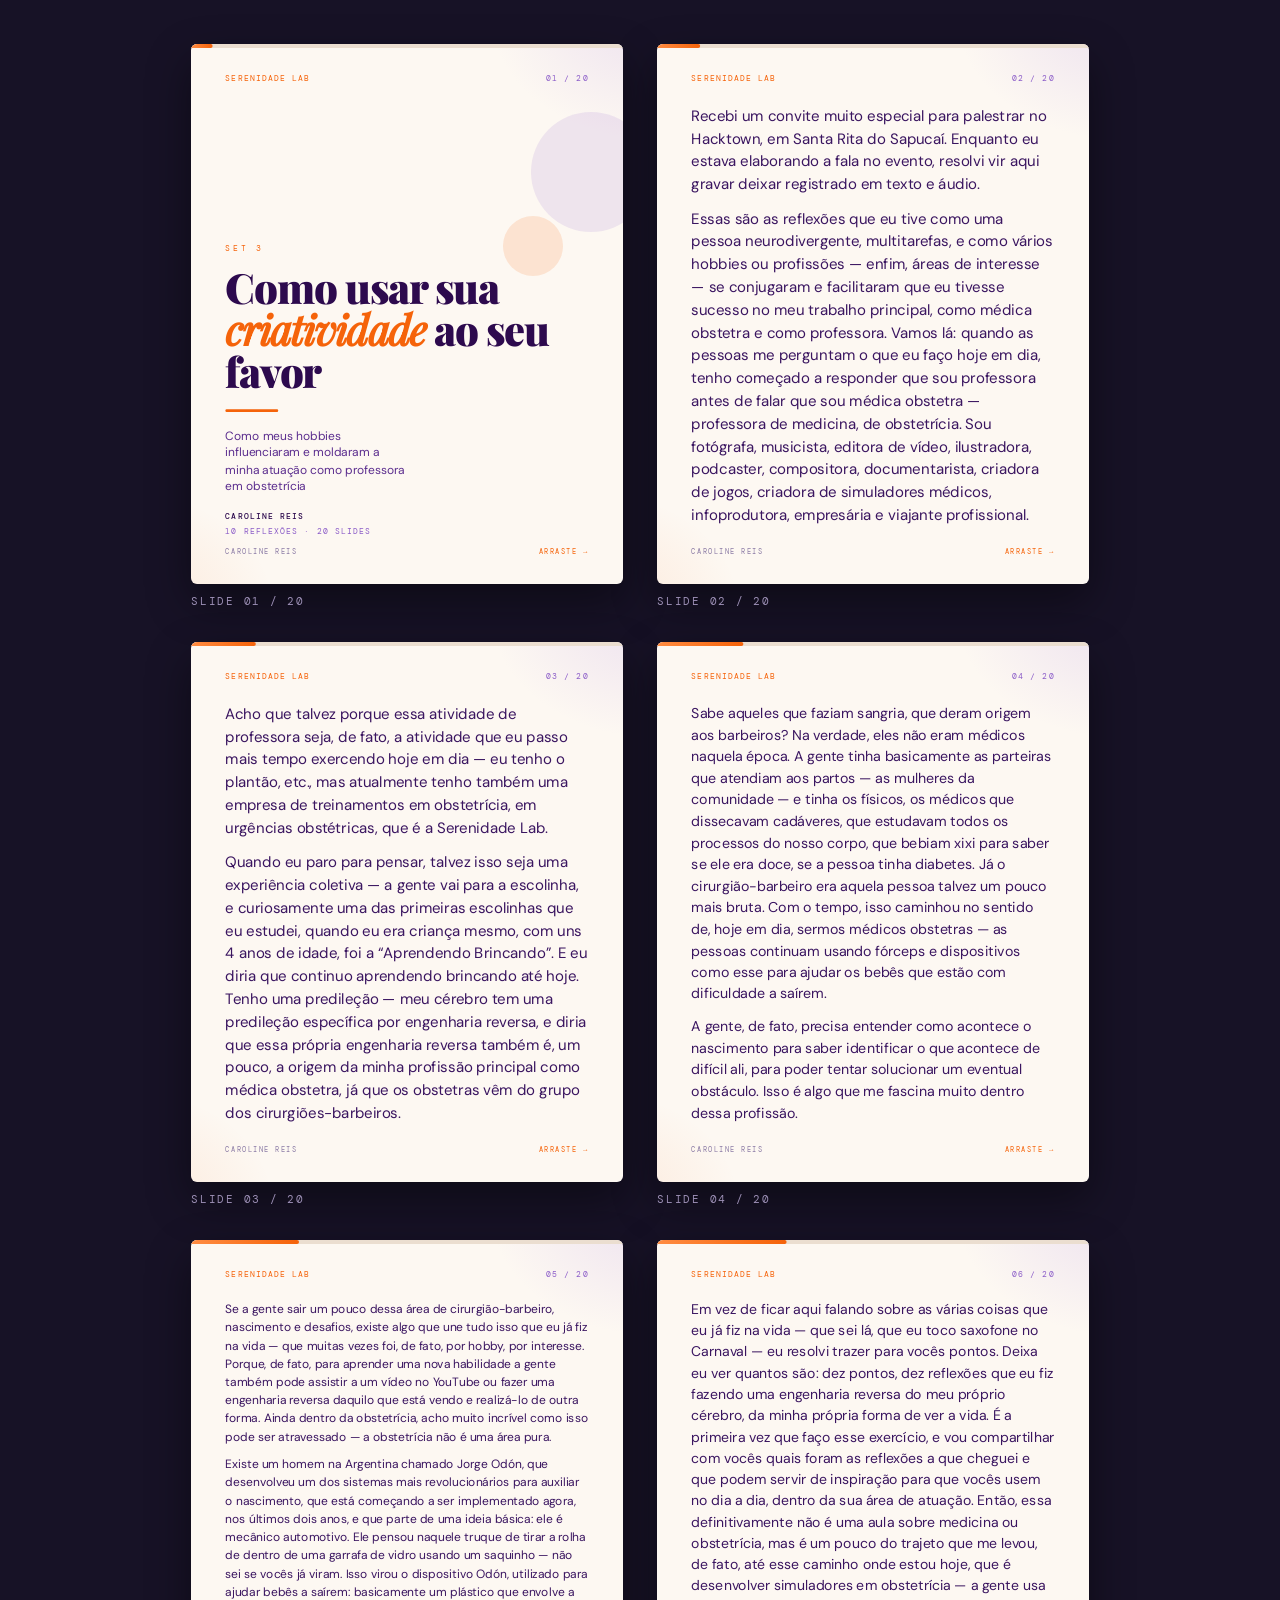
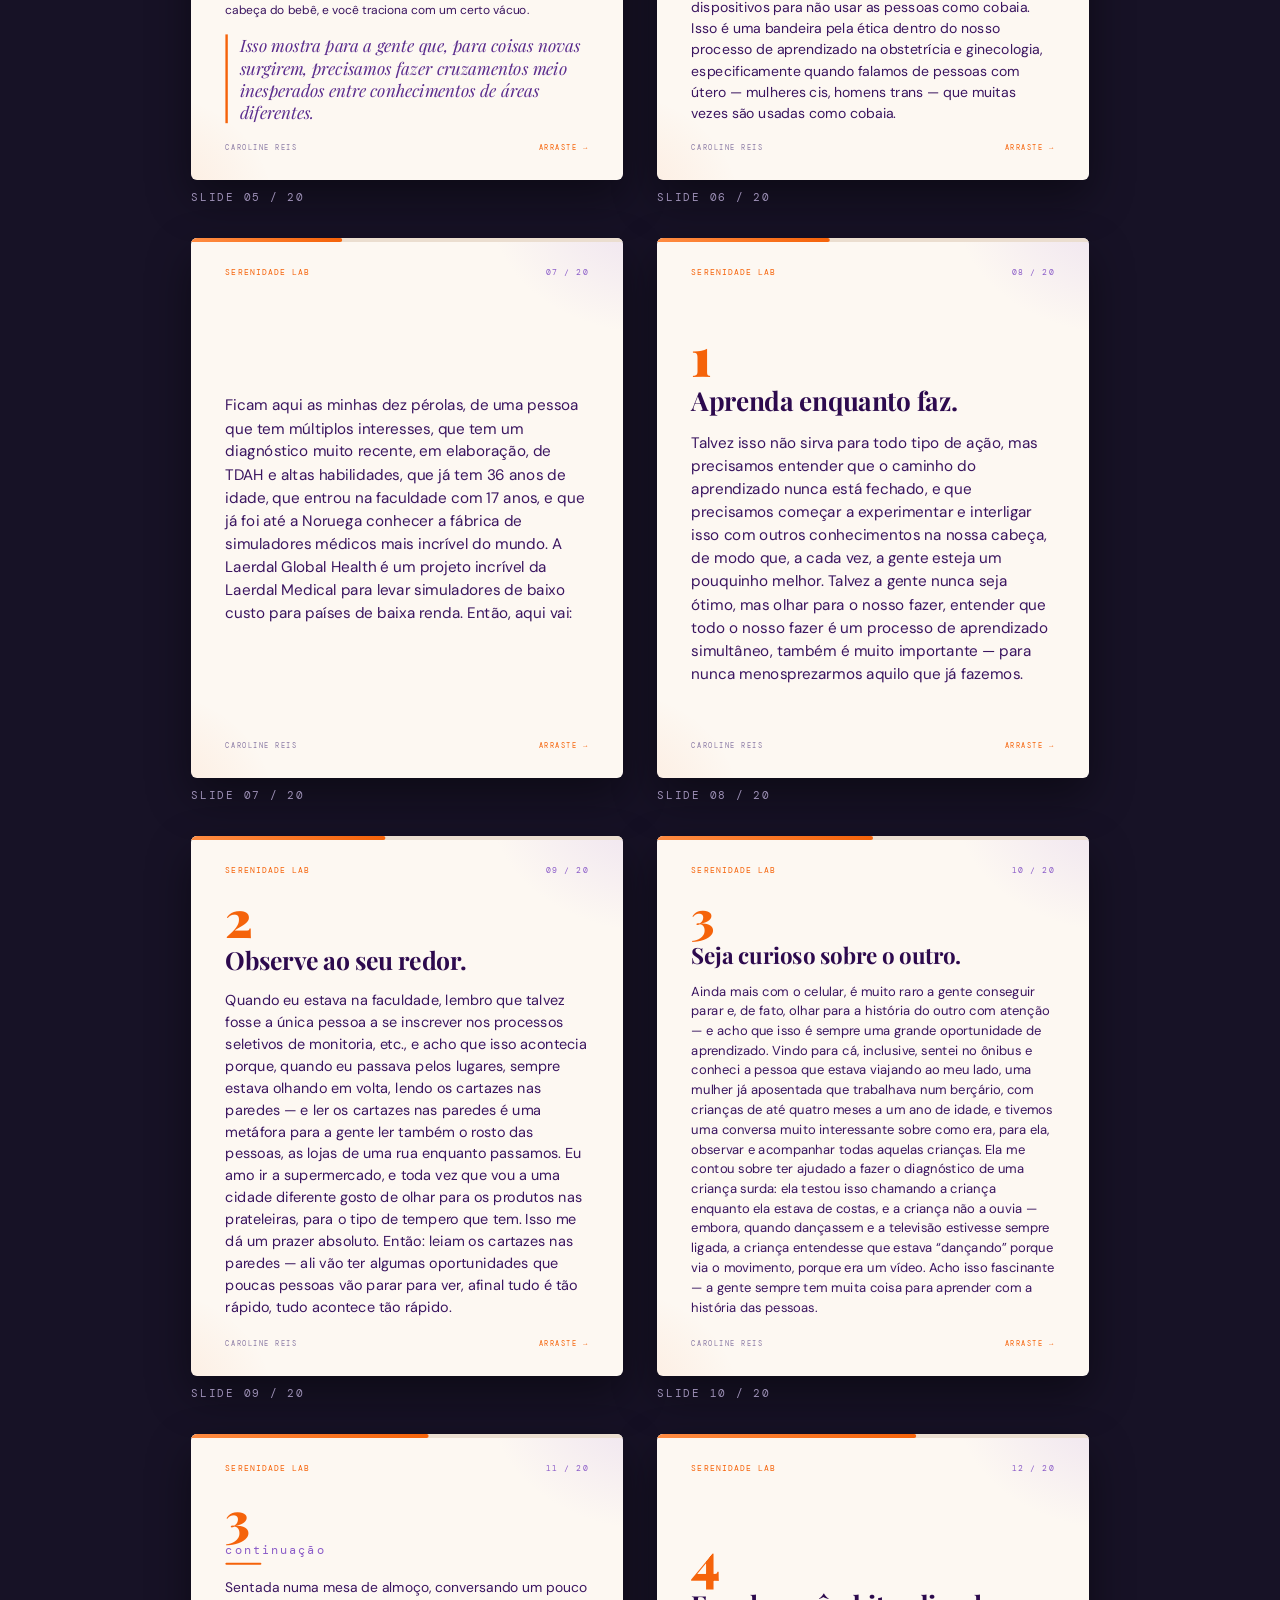
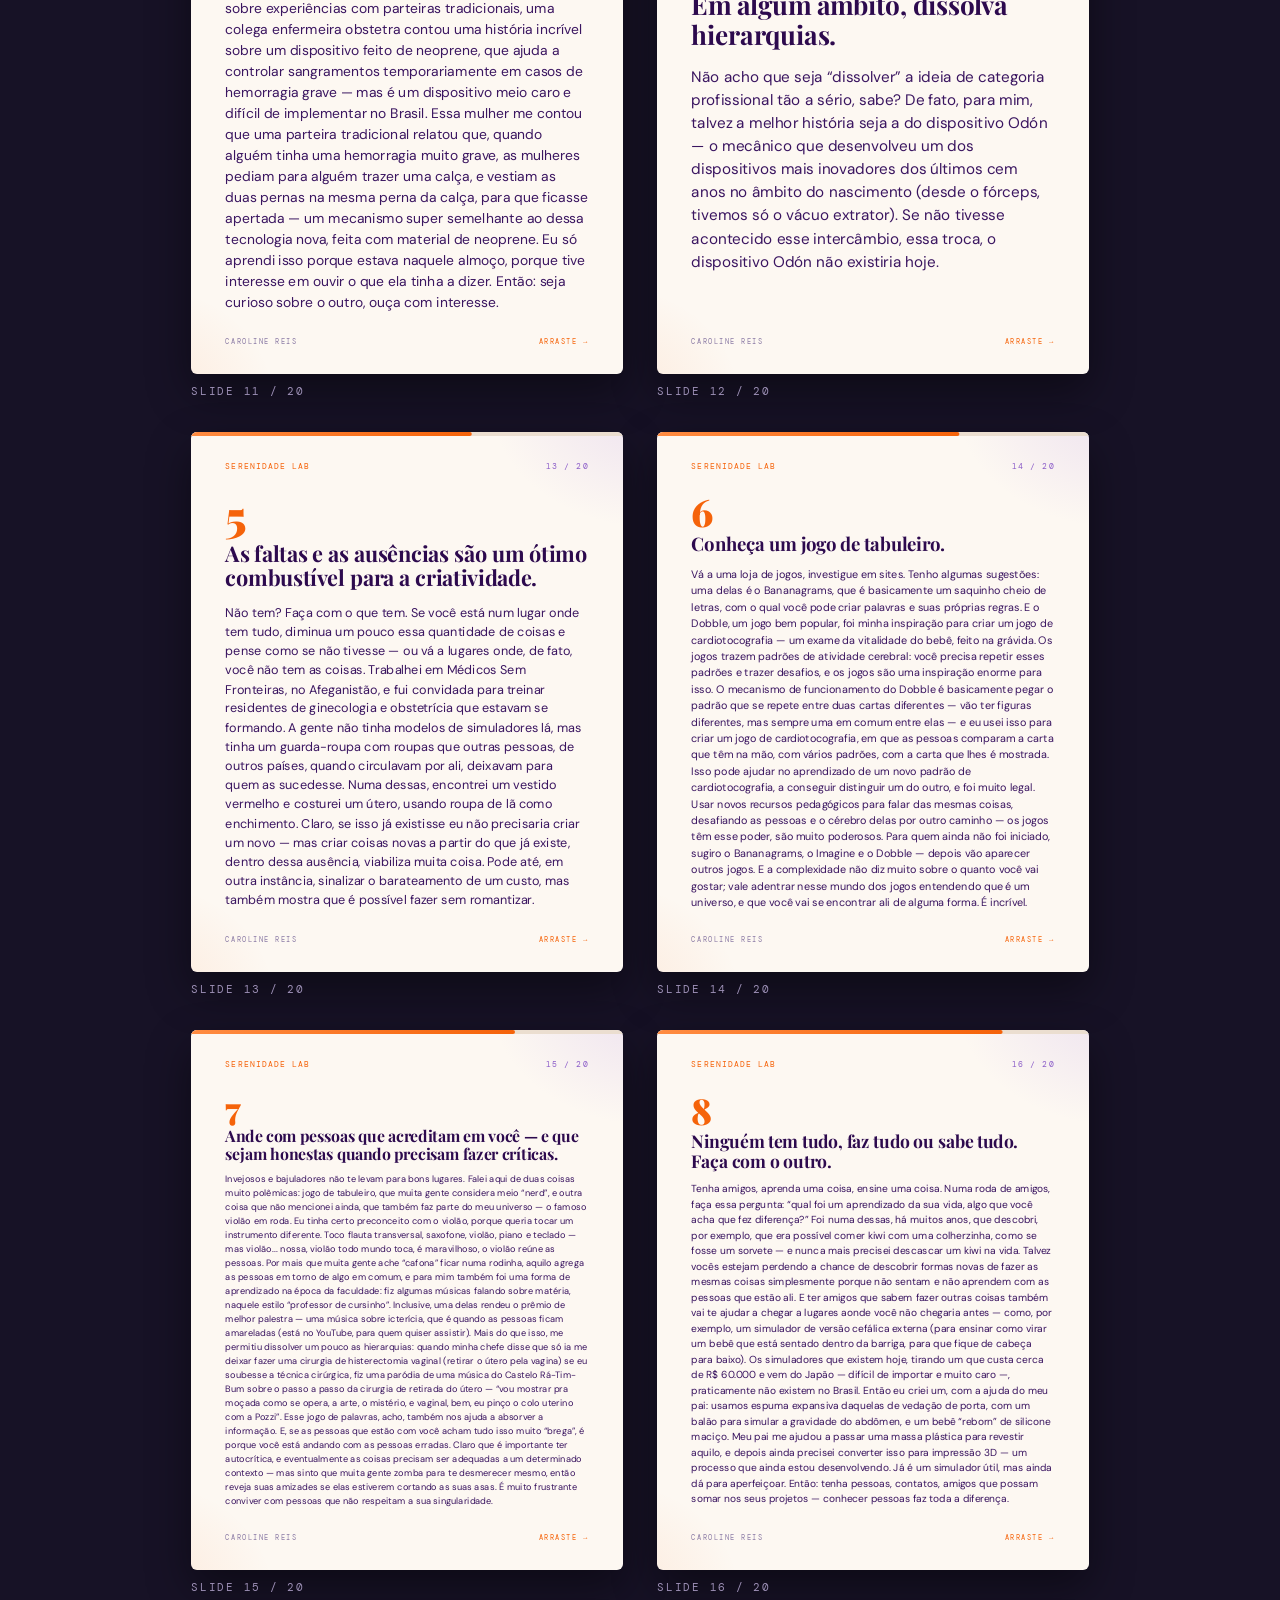
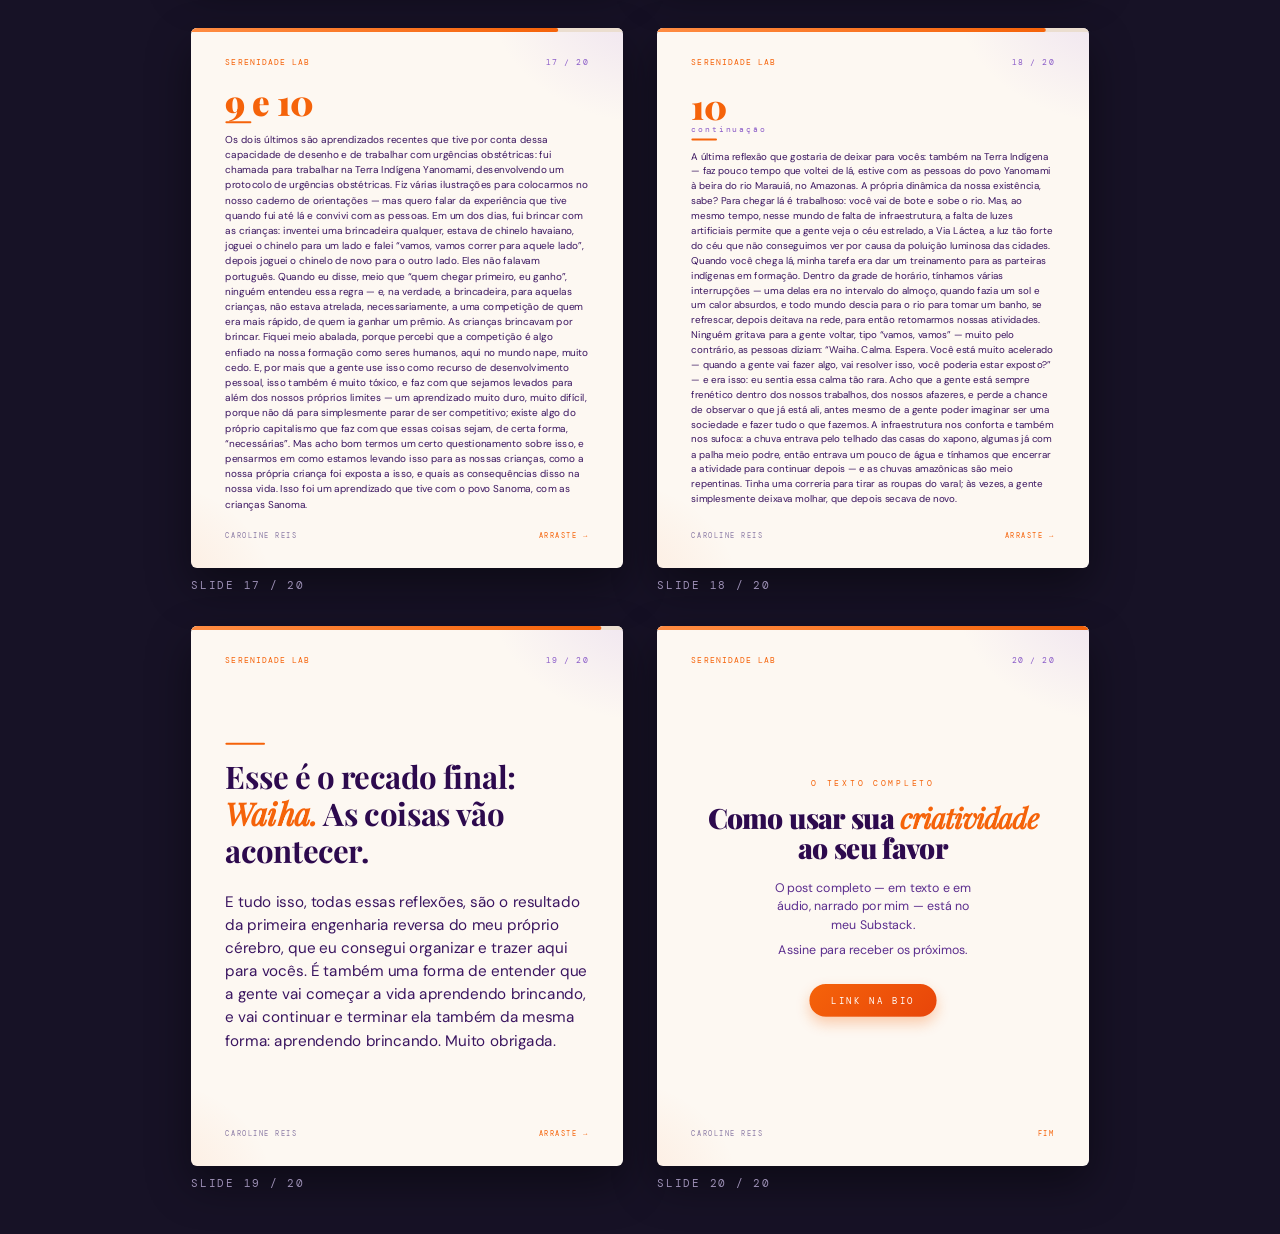
<file: carrossel-criatividade/index.html>
<!doctype html>
<html lang="pt-BR">
<head>
<meta charset="utf-8">
<title>Carrossel — Como usar sua criatividade ao seu favor</title>
<link rel="stylesheet" href="fontes.css">
<style>
  :root{
    --roxo-escuro:#2D0A4E;
    --roxo-medio:#5B2D8E;
    --roxo-claro:#8B5CC8;
    --roxo-suave:#C4A8E8;
    --laranja:#F5630A;
    --laranja-claro:#FF8C42;
    --creme:#FDF8F2;
    --branco:#FFFFFF;
    --trilho:#EBDED0;
  }
  *{box-sizing:border-box;margin:0;padding:0}
  body{background:#171226;font-family:'DM Sans',system-ui,sans-serif;color:var(--roxo-escuro)}

  /* ---------- galeria (visualização) ---------- */
  .galeria{display:flex;flex-wrap:wrap;gap:34px;padding:44px;justify-content:center}
  .moldura{width:432px}
  .palco{width:432px;height:540px;overflow:hidden;border-radius:6px;box-shadow:0 18px 44px rgba(0,0,0,.42)}
  .palco .slide{transform:scale(.4);transform-origin:0 0}
  .legenda{font-family:'DM Mono',monospace;font-size:11px;letter-spacing:.16em;text-transform:uppercase;color:#9c8fb5;margin-top:10px}

  /* ---------- o slide: 1080 x 1350 (4:5) ---------- */
  .slide{
    position:relative;width:1080px;height:1350px;flex:none;overflow:hidden;
    background:
      radial-gradient(680px 520px at 108% -6%, rgba(196,168,232,.30), transparent 62%),
      radial-gradient(560px 460px at -12% 104%, rgba(245,99,10,.10), transparent 60%),
      var(--creme);
    display:flex;flex-direction:column;
  }

  /* barra de progressão contínua */
  .progresso{position:absolute;top:0;left:0;right:0;height:10px;background:var(--trilho);z-index:3}
  .progresso i{display:block;height:100%;background:linear-gradient(90deg,var(--laranja-claro),var(--laranja));border-radius:0 6px 6px 0}

  .cabecalho{display:flex;justify-content:space-between;align-items:baseline;padding:74px 86px 0}
  .marca,.contador{font-family:'DM Mono',monospace;font-size:19px;letter-spacing:.22em;text-transform:uppercase}
  .marca{color:var(--laranja)}
  .contador{color:var(--roxo-claro)}

  .corpo{flex:1;display:flex;flex-direction:column;justify-content:center;padding:34px 86px;min-height:0}
  .conteudo{font-size:30px}
  .conteudo p{font-size:1em;line-height:1.52;color:#3A1560;margin-bottom:.78em;letter-spacing:.002em}
  .conteudo p:last-child{margin-bottom:0}

  .numero{font-family:'Playfair Display',serif;font-weight:900;font-size:3.5em;line-height:.82;color:var(--laranja);margin-bottom:.16em;letter-spacing:-.02em}
  .numero small{font-family:'DM Mono',monospace;font-weight:400;font-size:.24em;letter-spacing:.2em;color:var(--roxo-claro);display:block;margin-top:.7em}
  .titulo-ponto{font-family:'Playfair Display',serif;font-weight:700;font-size:1.72em;line-height:1.14;color:var(--roxo-escuro);margin-bottom:.62em;letter-spacing:-.01em}
  .risco{width:2.6em;height:5px;background:var(--laranja);border-radius:3px;margin-bottom:.9em}

  .destaque{font-family:'Playfair Display',serif;font-style:italic;font-size:1.42em;line-height:1.3;color:var(--roxo-medio);
    border-left:6px solid var(--laranja);padding-left:.7em;margin-top:.9em}
  .fecho-destaque{font-family:'Playfair Display',serif;font-weight:700;font-size:2.05em;line-height:1.18;color:var(--roxo-escuro);margin-bottom:.7em;letter-spacing:-.012em}
  .fecho-destaque em{font-style:italic;color:var(--laranja)}

  .rodape{display:flex;justify-content:space-between;align-items:center;padding:0 86px 68px;
    font-family:'DM Mono',monospace;font-size:18px;letter-spacing:.16em;text-transform:uppercase;color:#8B7BA5}
  .rodape .arrasta{color:var(--laranja);display:flex;align-items:center;gap:10px}

  /* ---------- capa ---------- */
  .capa .corpo{justify-content:flex-end;padding-bottom:20px}
  .capa .eyebrow{font-family:'DM Mono',monospace;font-size:21px;letter-spacing:.3em;text-transform:uppercase;color:var(--laranja);margin-bottom:30px}
  .capa h1{font-family:'Playfair Display',serif;font-weight:900;font-size:104px;line-height:1.01;letter-spacing:-.028em;color:var(--roxo-escuro)}
  .capa h1 em{font-style:italic;color:var(--laranja);font-weight:700}
  .capa .sub{font-size:30px;line-height:1.42;color:var(--roxo-medio);margin-top:38px;max-width:15.6em}
  .capa .risco{width:132px;height:7px;margin:44px 0 0}
  .capa .autoria{font-family:'DM Mono',monospace;font-size:20px;letter-spacing:.16em;text-transform:uppercase;color:var(--roxo-claro);margin-top:34px;line-height:1.9}
  .capa .autoria b{color:var(--roxo-escuro);font-weight:500}
  .bolha{position:absolute;border-radius:50%;z-index:0}
  .b1{width:300px;height:300px;right:-70px;top:170px;background:rgba(139,92,200,.13)}
  .b2{width:150px;height:150px;right:150px;top:430px;background:rgba(245,99,10,.14)}

  /* ---------- cta ---------- */
  .cta .corpo{justify-content:center;text-align:center;align-items:center}
  .cta .eyebrow{font-family:'DM Mono',monospace;font-size:21px;letter-spacing:.3em;text-transform:uppercase;color:var(--laranja);margin-bottom:34px}
  .cta h2{font-family:'Playfair Display',serif;font-weight:900;font-size:70px;line-height:1.06;letter-spacing:-.022em;max-width:14em;margin-bottom:40px}
  .cta h2 em{font-style:italic;color:var(--laranja);font-weight:700}
  .cta p{font-size:31px;line-height:1.5;color:var(--roxo-medio);max-width:17.5em;margin-bottom:16px}
  .cta .botao{margin-top:46px;background:linear-gradient(135deg,var(--laranja),#E8450A);color:#fff;
    font-family:'DM Mono',monospace;font-size:23px;letter-spacing:.22em;padding:26px 54px;border-radius:100px;
    box-shadow:0 16px 34px rgba(245,99,10,.3)}
  .cta .autoria{font-family:'DM Mono',monospace;font-size:20px;letter-spacing:.18em;text-transform:uppercase;color:var(--roxo-claro);margin-top:44px}

  /* ---------- modo exportação ---------- */
  body.raw{background:#fff}
  body.raw .galeria{display:block;padding:0}
  body.raw .moldura{width:1080px}
  body.raw .palco{width:1080px;height:1350px;border-radius:0;box-shadow:none}
  body.raw .palco .slide{transform:none}
  body.raw .legenda{display:none}
</style>
</head>
<body>
<div class="galeria" id="galeria"></div>

<script src="conteudo.js"></script>
<script>
const TOTAL = SLIDES.length;
const esc = s => String(s).replace(/&/g,'&amp;').replace(/</g,'&lt;').replace(/>/g,'&gt;');
const par = ps => (ps||[]).map(p => `<p>${esc(p)}</p>`).join('');
const pad = n => String(n).padStart(2,'0');

function cromo(s){
  const pct = (s.n / TOTAL) * 100;
  return {
    barra: `<div class="progresso"><i style="width:${pct.toFixed(4)}%"></i></div>`,
    topo: `<div class="cabecalho"><div class="marca">Serenidade Lab</div><div class="contador">${pad(s.n)} / ${TOTAL}</div></div>`,
    pe: `<div class="rodape"><div>Caroline Reis</div>${ s.n < TOTAL ? '<div class="arrasta">arraste &rarr;</div>' : '<div class="arrasta">fim</div>' }</div>`
  };
}

function monta(s){
  const c = cromo(s);
  let miolo = '';

  if (s.tipo === 'capa') {
    const t = esc(s.titulo).replace('criatividade','<em>criatividade</em>');
    miolo = `<div class="corpo">
      <div class="eyebrow">${esc(s.eyebrow)}</div>
      <h1>${t}</h1>
      <div class="risco"></div>
      <div class="sub">${esc(s.subtitulo)}</div>
      <div class="autoria"><b>${esc(s.assinatura)}</b><br>10 reflex&otilde;es &middot; ${TOTAL} slides</div>
    </div>`;
    return `<div class="slide capa">${c.barra}<div class="bolha b1"></div><div class="bolha b2"></div>${c.topo}${miolo}${c.pe}</div>`;
  }

  if (s.tipo === 'cta') {
    const t = esc(s.titulo).replace('criatividade','<em>criatividade</em>');
    miolo = `<div class="corpo">
      <div class="eyebrow">${esc(s.eyebrow)}</div>
      <h2>${t}</h2>
      ${s.linhas.map(l => `<p>${esc(l)}</p>`).join('')}
      <div class="botao">${esc(s.botao)}</div>
    </div>`;
    return `<div class="slide cta">${c.barra}${c.topo}${miolo}${c.pe}</div>`;
  }

  if (s.tipo === 'ponto') {
    const num = s.continuacao
      ? `<div class="numero">${esc(s.numero)}<small>continua&ccedil;&atilde;o</small></div>`
      : `<div class="numero">${esc(s.numero)}</div>`;
    const tit = s.titulo ? `<div class="titulo-ponto">${esc(s.titulo)}</div>` : '<div class="risco"></div>';
    miolo = `<div class="corpo"><div class="conteudo">${num}${tit}${par(s.paragrafos)}</div></div>`;
    return `<div class="slide">${c.barra}${c.topo}${miolo}${c.pe}</div>`;
  }

  if (s.tipo === 'fecho') {
    const d = esc(s.destaque).replace('Waiha.','<em>Waiha.</em>');
    miolo = `<div class="corpo"><div class="conteudo"><div class="risco"></div><div class="fecho-destaque">${d}</div>${par(s.paragrafos)}</div></div>`;
    return `<div class="slide">${c.barra}${c.topo}${miolo}${c.pe}</div>`;
  }

  const extra = s.destaque ? `<div class="destaque">${esc(s.destaque)}</div>` : '';
  miolo = `<div class="corpo"><div class="conteudo">${par(s.paragrafos)}${extra}</div></div>`;
  return `<div class="slide">${c.barra}${c.topo}${miolo}${c.pe}</div>`;
}

// ---- render ----
const q = new URLSearchParams(location.search);
const alvo = q.get('slide');
if (q.get('raw') === '1') document.body.classList.add('raw');

const lista = alvo ? SLIDES.filter(s => String(s.n) === String(alvo)) : SLIDES;
document.getElementById('galeria').innerHTML = lista.map(s =>
  `<div class="moldura"><div class="palco">${monta(s)}</div><div class="legenda">slide ${pad(s.n)} / ${TOTAL}</div></div>`
).join('');

// ---- auto-ajuste tipográfico: maior corpo de texto que ainda cabe ----
function ajusta(){
  const FOLGA = 26; // respiro minimo antes do rodape
  document.querySelectorAll('.slide .corpo').forEach(corpo => {
    const cont = corpo.querySelector('.conteudo');
    if (!cont) return;
    const cs = getComputedStyle(corpo);
    const util = corpo.clientHeight - parseFloat(cs.paddingTop) - parseFloat(cs.paddingBottom) - FOLGA;
    let ok = 17;
    for (let fs = 38; fs >= 17; fs -= 0.5) {
      cont.style.fontSize = fs + 'px';
      if (cont.scrollHeight <= util) { ok = fs; break; }
    }
    cont.style.fontSize = ok + 'px';
    cont.dataset.fs = ok;
  });
  document.documentElement.dataset.pronto = '1';
}
if (document.fonts && document.fonts.ready) document.fonts.ready.then(ajusta); else window.addEventListener('load', ajusta);
</script>
</body>
</html>
</file>
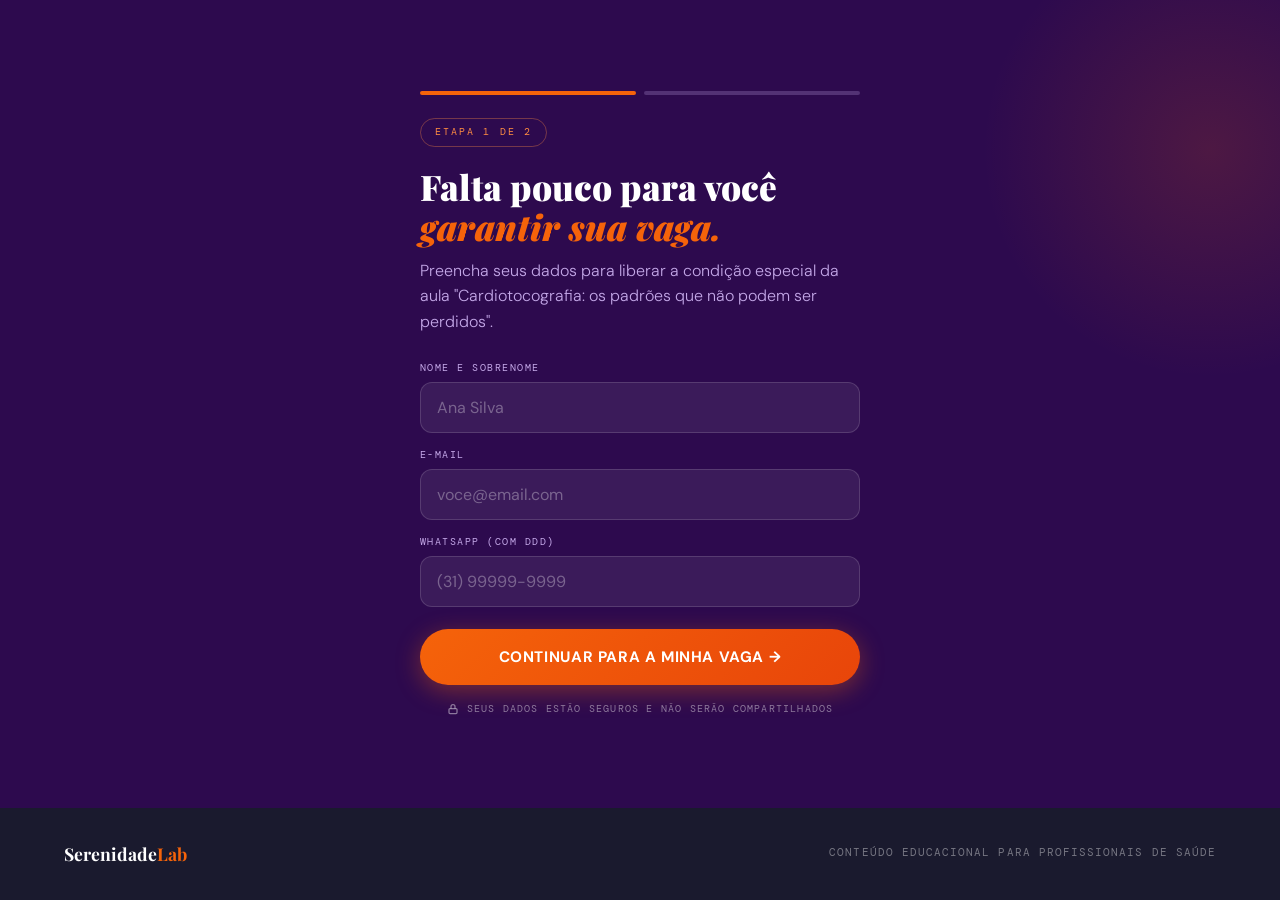
<file: vsl-cardiotocografia/captura.html>
<!DOCTYPE html>
<html lang="pt-BR">
<head>
<meta charset="UTF-8">
<meta name="viewport" content="width=device-width, initial-scale=1.0">
<title>Garanta sua vaga — Serenidade Lab</title>
<meta name="robots" content="noindex">
<link rel="preconnect" href="https://fonts.googleapis.com">
<link href="https://fonts.googleapis.com/css2?family=Playfair+Display:ital,wght@0,700;0,900;1,700&family=DM+Sans:wght@300;400;500;600;700&family=DM+Mono:wght@400;500&display=swap" rel="stylesheet">
<link rel="stylesheet" href="serenidade.css">
<style>
  body { min-height: 100vh; display: flex; flex-direction: column; background: var(--roxo-escuro); }
  main { flex: 1; display: flex; align-items: center; padding: 48px 0; }
  .escura::before { top: -80px; right: -160px; }
  .passos { display: flex; gap: 8px; margin-bottom: 22px; }
  .passo { flex: 1; height: 4px; border-radius: 4px; background: rgba(196,168,232,0.25); }
  .passo.ok { background: var(--laranja); }
  h1 { color: white; font-size: clamp(1.6rem, 5vw, 2.2rem); font-weight: 900; margin-bottom: 10px; }
  .sub { color: var(--roxo-suave); margin-bottom: 26px; font-weight: 300; }

  form { display: flex; flex-direction: column; gap: 14px; }
  label {
    font-family: 'DM Mono', monospace; font-size: 0.62rem; letter-spacing: 0.15em;
    text-transform: uppercase; color: var(--roxo-suave); display: block; margin-bottom: 6px;
  }
  input {
    width: 100%;
    background: rgba(255,255,255,0.07);
    border: 1.5px solid rgba(255,255,255,0.14);
    border-radius: 12px;
    padding: 14px 16px;
    font-family: 'DM Sans', sans-serif; font-size: 1rem; color: white; outline: none;
    transition: border-color 0.2s, background 0.2s;
  }
  input::placeholder { color: rgba(255,255,255,0.32); }
  input:focus { border-color: var(--laranja); background: rgba(255,255,255,0.1); }
  input.erro { border-color: #ff6b6b; }
  .msg-erro { color: #ff9b9b; font-size: 0.8rem; margin-top: 6px; display: none; }
  .msg-erro.on { display: block; }
  .btn { max-width: none; margin-top: 8px; }
  .btn[disabled] { opacity: 0.7; cursor: wait; }
  .seguro {
    display: flex; align-items: center; justify-content: center; gap: 8px; margin-top: 16px;
    font-family: 'DM Mono', monospace; font-size: 0.62rem; letter-spacing: 0.12em;
    text-transform: uppercase; color: rgba(255,255,255,0.45);
  }
</style>
</head>
<body>
<main class="escura">
  <div class="wrap" style="max-width:480px;">
    <div class="passos" aria-label="Etapa 1 de 2"><div class="passo ok"></div><div class="passo"></div></div>
    <span class="badge">Etapa 1 de 2</span>
    <h1>Falta pouco para você <span>garantir sua vaga.</span></h1>
    <p class="sub">Preencha seus dados para liberar a condição especial da aula "Cardiotocografia: os padrões que não podem ser perdidos".</p>

    <form id="form" novalidate>
      <div>
        <label for="nome">Nome e sobrenome</label>
        <input id="nome" name="nome" type="text" autocomplete="name" placeholder="Ana Silva" required>
        <div class="msg-erro" id="erro-nome">Por favor, insira o nome e sobrenome.</div>
      </div>
      <div>
        <label for="email">E-mail</label>
        <input id="email" name="email" type="email" autocomplete="email" inputmode="email" placeholder="voce@email.com" required>
        <div class="msg-erro" id="erro-email">Insira um e-mail válido.</div>
      </div>
      <div>
        <label for="telefone">WhatsApp (com DDD)</label>
        <input id="telefone" name="telefone" type="tel" autocomplete="tel" inputmode="tel" placeholder="(31) 99999-9999" required>
        <div class="msg-erro" id="erro-telefone">Insira um telefone com DDD.</div>
      </div>
      <button class="btn" type="submit" id="enviar">Continuar para a minha vaga →</button>
    </form>

    <div class="seguro">
      <svg width="12" height="12" viewBox="0 0 24 24" fill="none" stroke="currentColor" stroke-width="2.5"><rect x="4" y="11" width="16" height="10" rx="2"/><path d="M8 11V7a4 4 0 0 1 8 0v4"/></svg>
      Seus dados estão seguros e não serão compartilhados
    </div>
  </div>
</main>

<footer>
  <div class="footer-logo">Serenidade<span>Lab</span></div>
  <span class="footer-txt">Conteúdo educacional para profissionais de saúde</span>
</footer>

<script>
  // ══════════════════════════════════════════════════════
  // CONFIGURAÇÃO
  // ══════════════════════════════════════════════════════
  const CONFIG = {
    // URL que recebe os leads (ex.: Web App do Google Apps Script ligado a uma planilha,
    // webhook do seu CRM/ferramenta de e-mail). Recebe um POST com nome, email, telefone e origem.
    // Deixe vazio para apenas seguir para a página de vendas (sem salvar os dados).
    leadEndpoint: '',
    proximaPagina: 'pagina-vendas.html',
  };
  // ══════════════════════════════════════════════════════

  const form = document.getElementById('form');
  const campos = {
    nome:     v => v.trim().split(/\s+/).filter(p => p.length > 1).length >= 2,
    email:    v => /^[^\s@]+@[^\s@]+\.[^\s@]{2,}$/.test(v.trim()),
    telefone: v => v.replace(/\D/g, '').length >= 10,
  };

  // máscara simples de telefone BR
  const tel = document.getElementById('telefone');
  tel.addEventListener('input', () => {
    const d = tel.value.replace(/\D/g, '').slice(0, 11);
    let out = d;
    if (d.length > 2)  out = '(' + d.slice(0, 2) + ') ' + d.slice(2);
    if (d.length > 7)  out = '(' + d.slice(0, 2) + ') ' + d.slice(2, d.length - 4) + '-' + d.slice(-4);
    tel.value = out;
  });

  function validar() {
    let ok = true;
    for (const [id, teste] of Object.entries(campos)) {
      const el = document.getElementById(id);
      const valido = teste(el.value);
      el.classList.toggle('erro', !valido);
      document.getElementById('erro-' + id).classList.toggle('on', !valido);
      if (!valido && ok) el.focus();
      ok = ok && valido;
    }
    return ok;
  }

  form.addEventListener('submit', async (e) => {
    e.preventDefault();
    if (!validar()) return;

    const btn = document.getElementById('enviar');
    btn.disabled = true;
    btn.textContent = 'Enviando…';

    const dados = {
      nome: form.nome.value.trim(),
      email: form.email.value.trim(),
      telefone: form.telefone.value.replace(/\D/g, ''),
      origem: 'vsl-cardiotocografia',
      data: new Date().toISOString(),
    };

    if (CONFIG.leadEndpoint) {
      try {
        await fetch(CONFIG.leadEndpoint, {
          method: 'POST',
          mode: 'no-cors',
          headers: { 'Content-Type': 'text/plain;charset=utf-8' },
          body: JSON.stringify(dados),
        });
      } catch (err) {
        console.warn('Falha ao enviar lead:', err);
      }
    }

    try { sessionStorage.setItem('lead', JSON.stringify({ nome: dados.nome })); } catch (_) {}
    window.location.href = CONFIG.proximaPagina;
  });
</script>
</body>
</html>
</file>
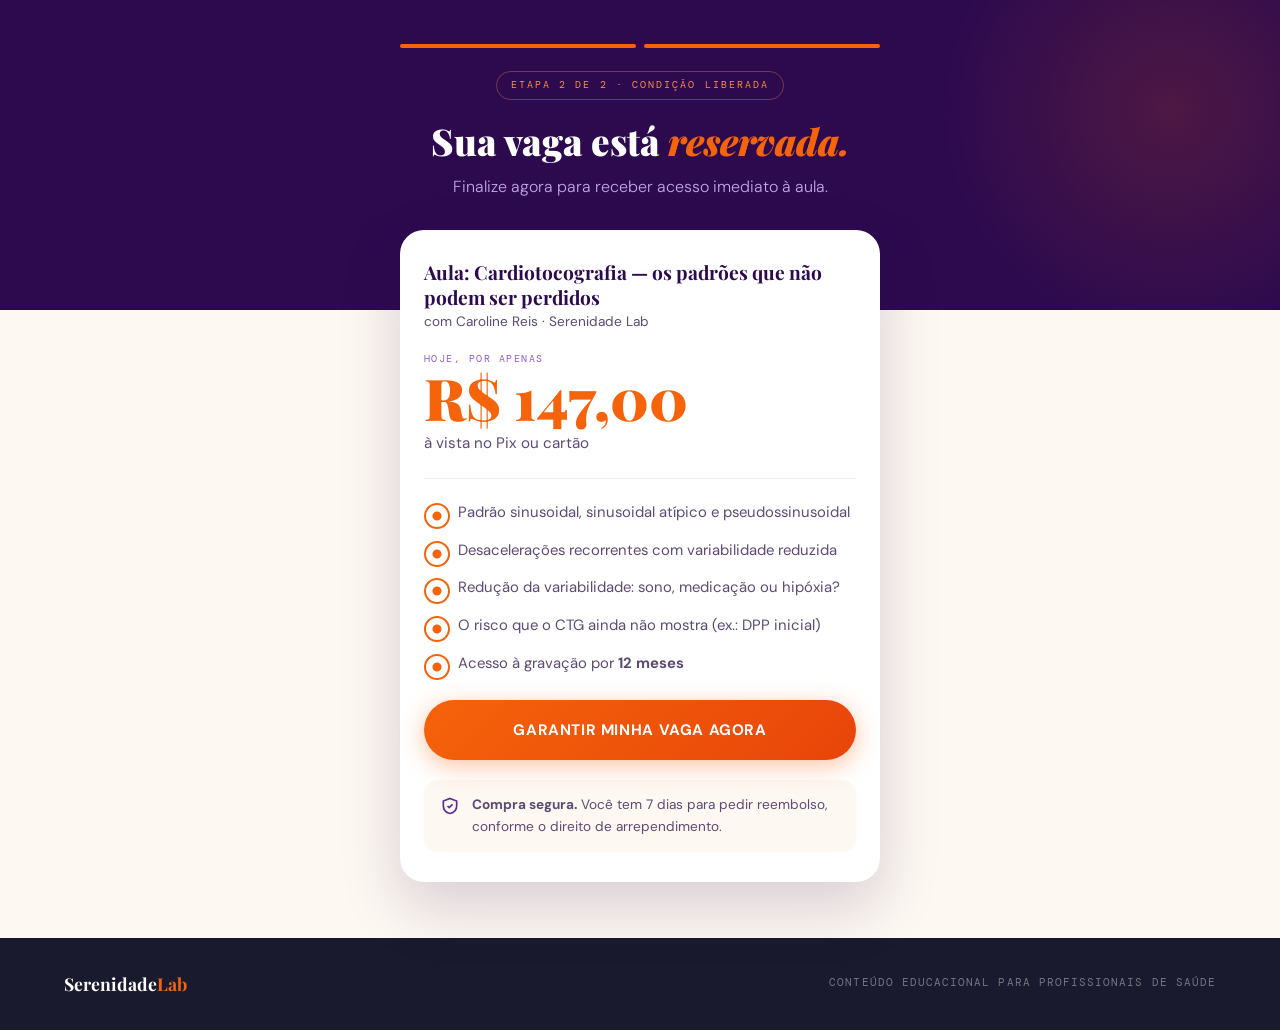
<file: vsl-cardiotocografia/pagina-vendas.html>
<!DOCTYPE html>
<html lang="pt-BR">
<head>
<meta charset="UTF-8">
<meta name="viewport" content="width=device-width, initial-scale=1.0">
<title>Sua vaga na aula de Cardiotocografia — Serenidade Lab</title>
<meta name="robots" content="noindex">
<link rel="preconnect" href="https://fonts.googleapis.com">
<link href="https://fonts.googleapis.com/css2?family=Playfair+Display:ital,wght@0,700;0,900;1,700&family=DM+Sans:wght@300;400;500;600;700&family=DM+Mono:wght@400;500&display=swap" rel="stylesheet">
<link rel="stylesheet" href="serenidade.css">
<style>
  .topo { padding: 44px 0 110px; text-align: center; }
  .passos { display: flex; gap: 8px; margin: 0 auto 22px; max-width: 480px; }
  .passo { flex: 1; height: 4px; border-radius: 4px; background: var(--laranja); }
  .topo h1 { color: white; font-size: clamp(1.6rem, 5vw, 2.3rem); font-weight: 900; margin-bottom: 12px; }
  .topo p { color: var(--roxo-suave); font-weight: 300; max-width: 520px; margin: 0 auto; }

  .caixa {
    background: white; border-radius: 24px; padding: 30px 24px;
    box-shadow: 0 24px 60px rgba(45,10,78,0.18);
    margin-top: -80px; position: relative; z-index: 2;
    max-width: 480px; margin-left: auto; margin-right: auto;
  }
  .produto { font-family: 'Playfair Display', serif; font-weight: 700; font-size: 1.2rem; color: var(--roxo-escuro); line-height: 1.3; margin-bottom: 20px; }
  .produto small { display: block; font-family: 'DM Sans', sans-serif; font-weight: 400; font-size: 0.85rem; color: var(--texto-suave); margin-top: 4px; }

  .de { color: #9a8aa8; text-decoration: line-through; font-size: 1.05rem; }
  .por-label { font-family: 'DM Mono', monospace; font-size: 0.62rem; letter-spacing: 0.15em; text-transform: uppercase; color: var(--roxo-claro); margin-top: 8px; }
  .por { font-family: 'Playfair Display', serif; font-weight: 900; font-size: clamp(2.8rem, 12vw, 3.6rem); color: var(--laranja); line-height: 1.05; }
  .parcela { color: var(--texto-suave); font-size: 0.95rem; margin-top: 4px; }
  .economia {
    display: inline-block; margin-top: 12px; padding: 5px 12px; border-radius: 100px;
    background: rgba(245,99,10,0.1); color: var(--laranja);
    font-family: 'DM Mono', monospace; font-size: 0.66rem; letter-spacing: 0.1em; text-transform: uppercase;
  }
  .sep { height: 1px; background: rgba(45,10,78,0.08); margin: 22px 0; }
  .check-list li { font-size: 0.93rem; }
  .btn { max-width: none; margin-top: 24px; }
  .garantia {
    display: flex; gap: 12px; align-items: flex-start; margin-top: 20px;
    background: var(--creme); border-radius: 14px; padding: 14px 16px; font-size: 0.85rem; color: var(--texto-suave);
  }
  .garantia svg { flex-shrink: 0; color: var(--roxo-medio); margin-top: 2px; }
  main { padding-bottom: 56px; }
</style>
</head>
<body>

<section class="escura topo">
  <div class="wrap">
    <div class="passos" aria-label="Etapa 2 de 2"><div class="passo"></div><div class="passo"></div></div>
    <span class="badge">Etapa 2 de 2 · Condição liberada</span>
    <h1><b id="saudacao" style="font-weight:900">Sua vaga</b> está <span>reservada.</span></h1>
    <p>Finalize agora para receber acesso imediato à aula.</p>
  </div>
</section>

<main>
  <div class="wrap">
    <div class="caixa">
      <div class="produto">
        Aula: Cardiotocografia — os padrões que não podem ser perdidos
        <small>com Caroline Reis · Serenidade Lab</small>
      </div>

      <div class="de" id="preco-de"></div>
      <div class="por-label">Hoje, por apenas</div>
      <div class="por" id="preco-por"></div>
      <div class="parcela" id="parcela"></div>
      <div class="economia" id="economia"></div>

      <div class="sep"></div>

      <ul class="check-list">
        <li>Padrão sinusoidal, sinusoidal atípico e pseudossinusoidal</li>
        <li>Desacelerações recorrentes com variabilidade reduzida</li>
        <li>Redução da variabilidade: sono, medicação ou hipóxia?</li>
        <li>O risco que o CTG ainda não mostra (ex.: DPP inicial)</li>
        <li>Acesso à gravação por <strong id="acesso"></strong></li>
      </ul>

      <a class="btn" id="btn-checkout" href="#">Garantir minha vaga agora</a>

      <div class="garantia">
        <svg width="20" height="20" viewBox="0 0 24 24" fill="none" stroke="currentColor" stroke-width="2"><path d="M12 3l8 3v6c0 5-3.5 8-8 9-4.5-1-8-4-8-9V6z"/><path d="M9 12l2 2 4-4"/></svg>
        <div><strong>Compra segura.</strong> <span id="garantia-txt"></span></div>
      </div>
    </div>
  </div>
</main>

<footer>
  <div class="footer-logo">Serenidade<span>Lab</span></div>
  <span class="footer-txt">Conteúdo educacional para profissionais de saúde</span>
</footer>

<script>
  // ══════════════════════════════════════════════════════
  // CONFIGURAÇÃO — edite aqui
  // ══════════════════════════════════════════════════════
  const CONFIG = {
    precoDe: 0,          // EDITAR: preço de ancoragem (ex.: 397). 0 = não mostra o "De".
    precoPor: 147,
    parcelas: 0,         // EDITAR: nº de parcelas (ex.: 6). 0 = não mostra.
    valorParcela: 0,     // EDITAR: valor exato da parcela com juros, conforme seu gateway.
    acesso: '12 meses',  // EDITAR: prazo de acesso à gravação
    // Texto de garantia: o CDC prevê arrependimento em 7 dias para compras online —
    // confirme com seu gateway/contador antes de publicar.
    garantia: 'Você tem 7 dias para pedir reembolso, conforme o direito de arrependimento.',
    checkoutUrl: '',     // EDITAR: link do checkout (Hotmart, Kiwify, Assiny etc.)
  };
  // ══════════════════════════════════════════════════════

  const brl = v => v.toLocaleString('pt-BR', { style: 'currency', currency: 'BRL' });

  document.getElementById('preco-por').textContent = brl(CONFIG.precoPor);
  document.getElementById('acesso').textContent = CONFIG.acesso;
  document.getElementById('garantia-txt').textContent = CONFIG.garantia;

  if (CONFIG.precoDe > CONFIG.precoPor) {
    document.getElementById('preco-de').textContent = 'De ' + brl(CONFIG.precoDe);
    const pct = Math.round((1 - CONFIG.precoPor / CONFIG.precoDe) * 100);
    document.getElementById('economia').textContent = pct + '% de desconto nesta página';
  } else {
    document.getElementById('preco-de').remove();
    document.getElementById('economia').remove();
  }

  if (CONFIG.parcelas && CONFIG.valorParcela) {
    document.getElementById('parcela').textContent = 'ou ' + CONFIG.parcelas + 'x de ' + brl(CONFIG.valorParcela) + ' no cartão';
  } else {
    document.getElementById('parcela').textContent = 'à vista no Pix ou cartão';
  }

  const btn = document.getElementById('btn-checkout');
  if (CONFIG.checkoutUrl) {
    btn.href = CONFIG.checkoutUrl;
  } else {
    btn.addEventListener('click', e => { e.preventDefault(); alert('Configure CONFIG.checkoutUrl com o link do seu checkout.'); });
  }

  try {
    const lead = JSON.parse(sessionStorage.getItem('lead') || 'null');
    if (lead && lead.nome) document.getElementById('saudacao').textContent = lead.nome.split(' ')[0] + ', sua vaga';
  } catch (_) {}
</script>
</body>
</html>
</file>
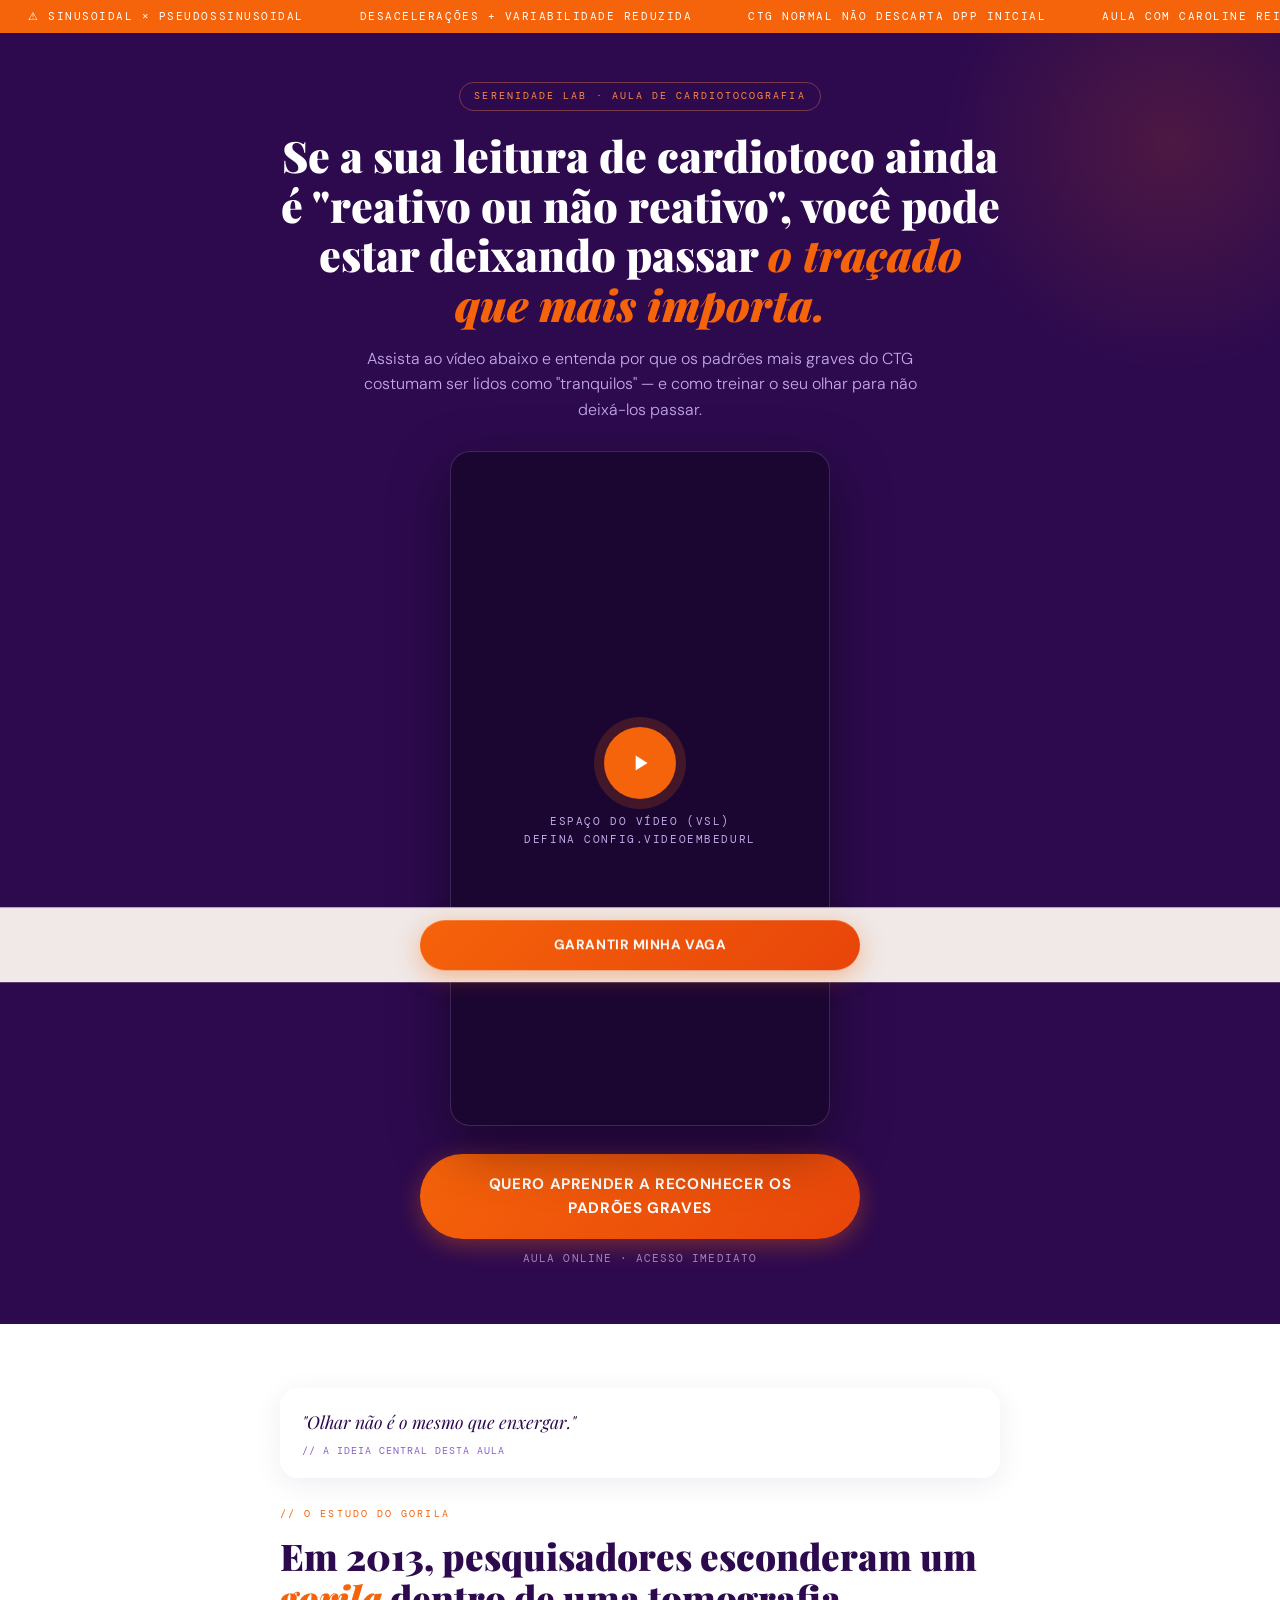
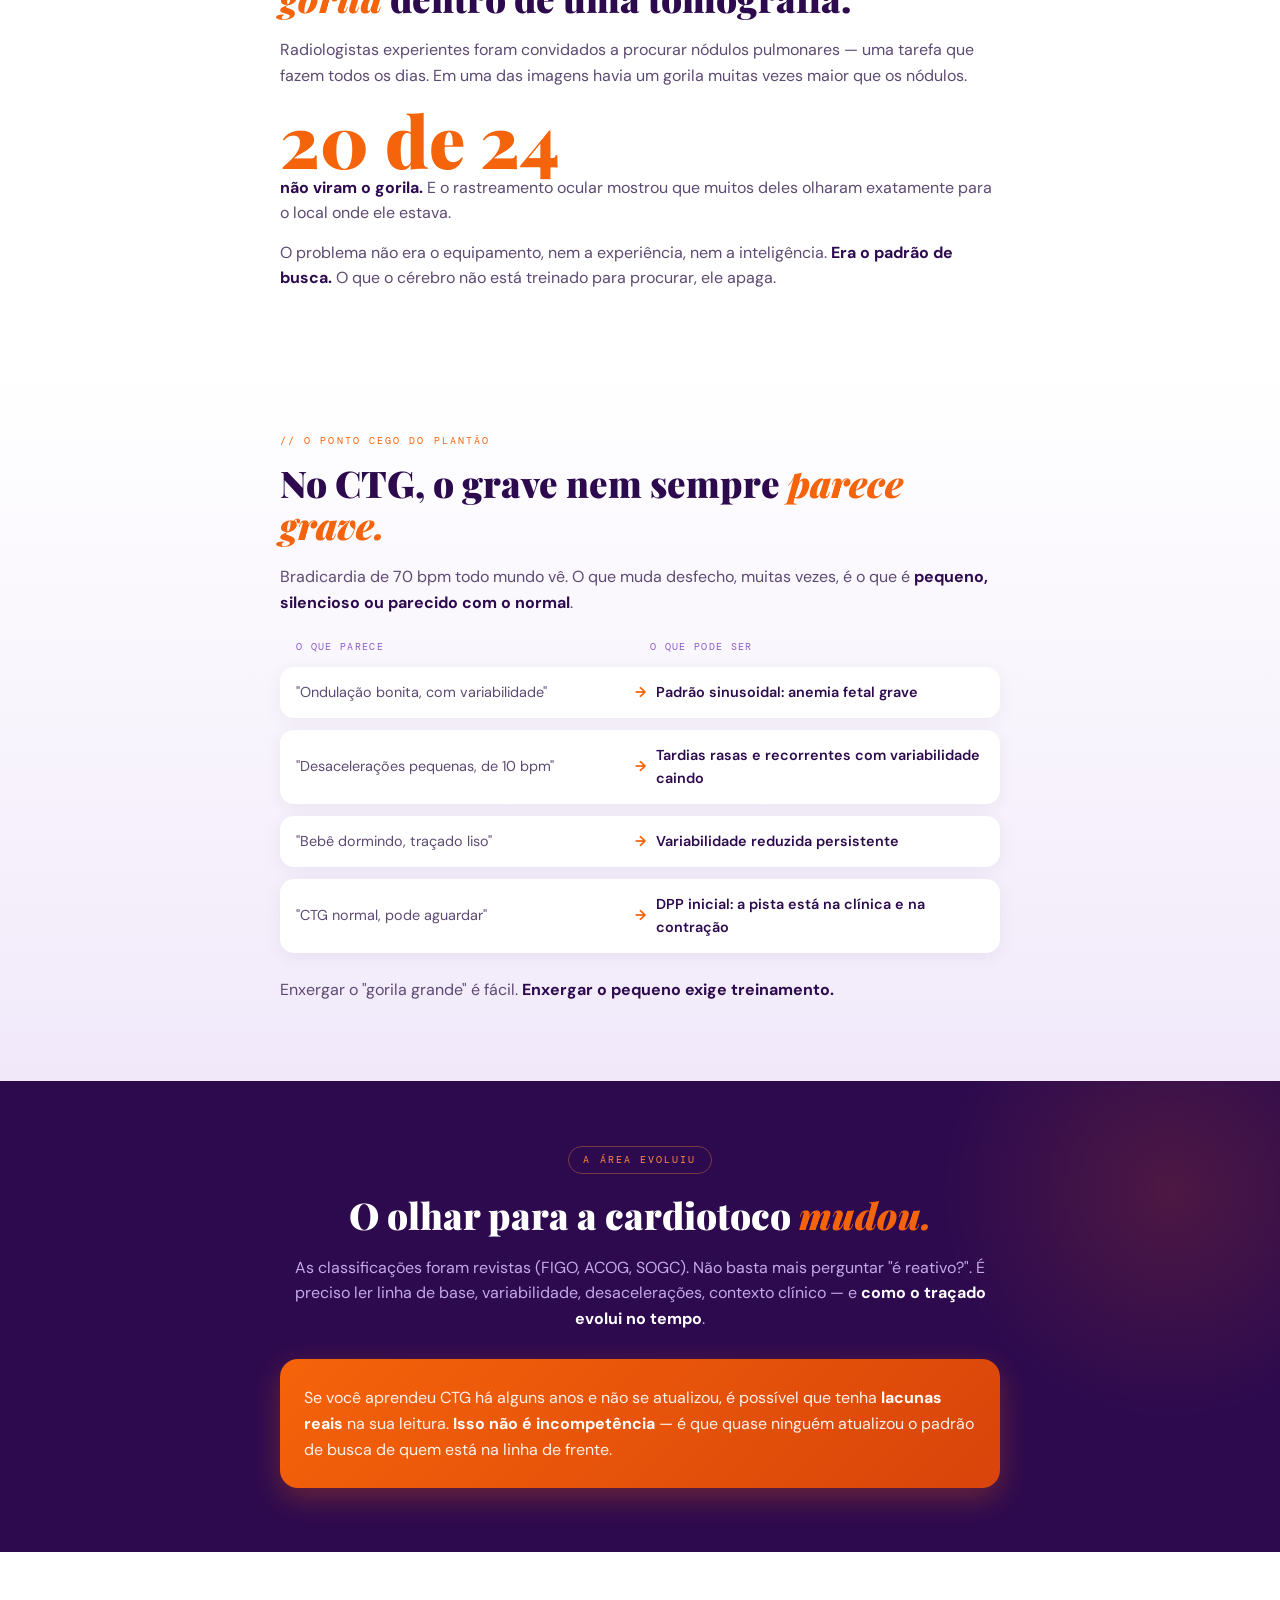
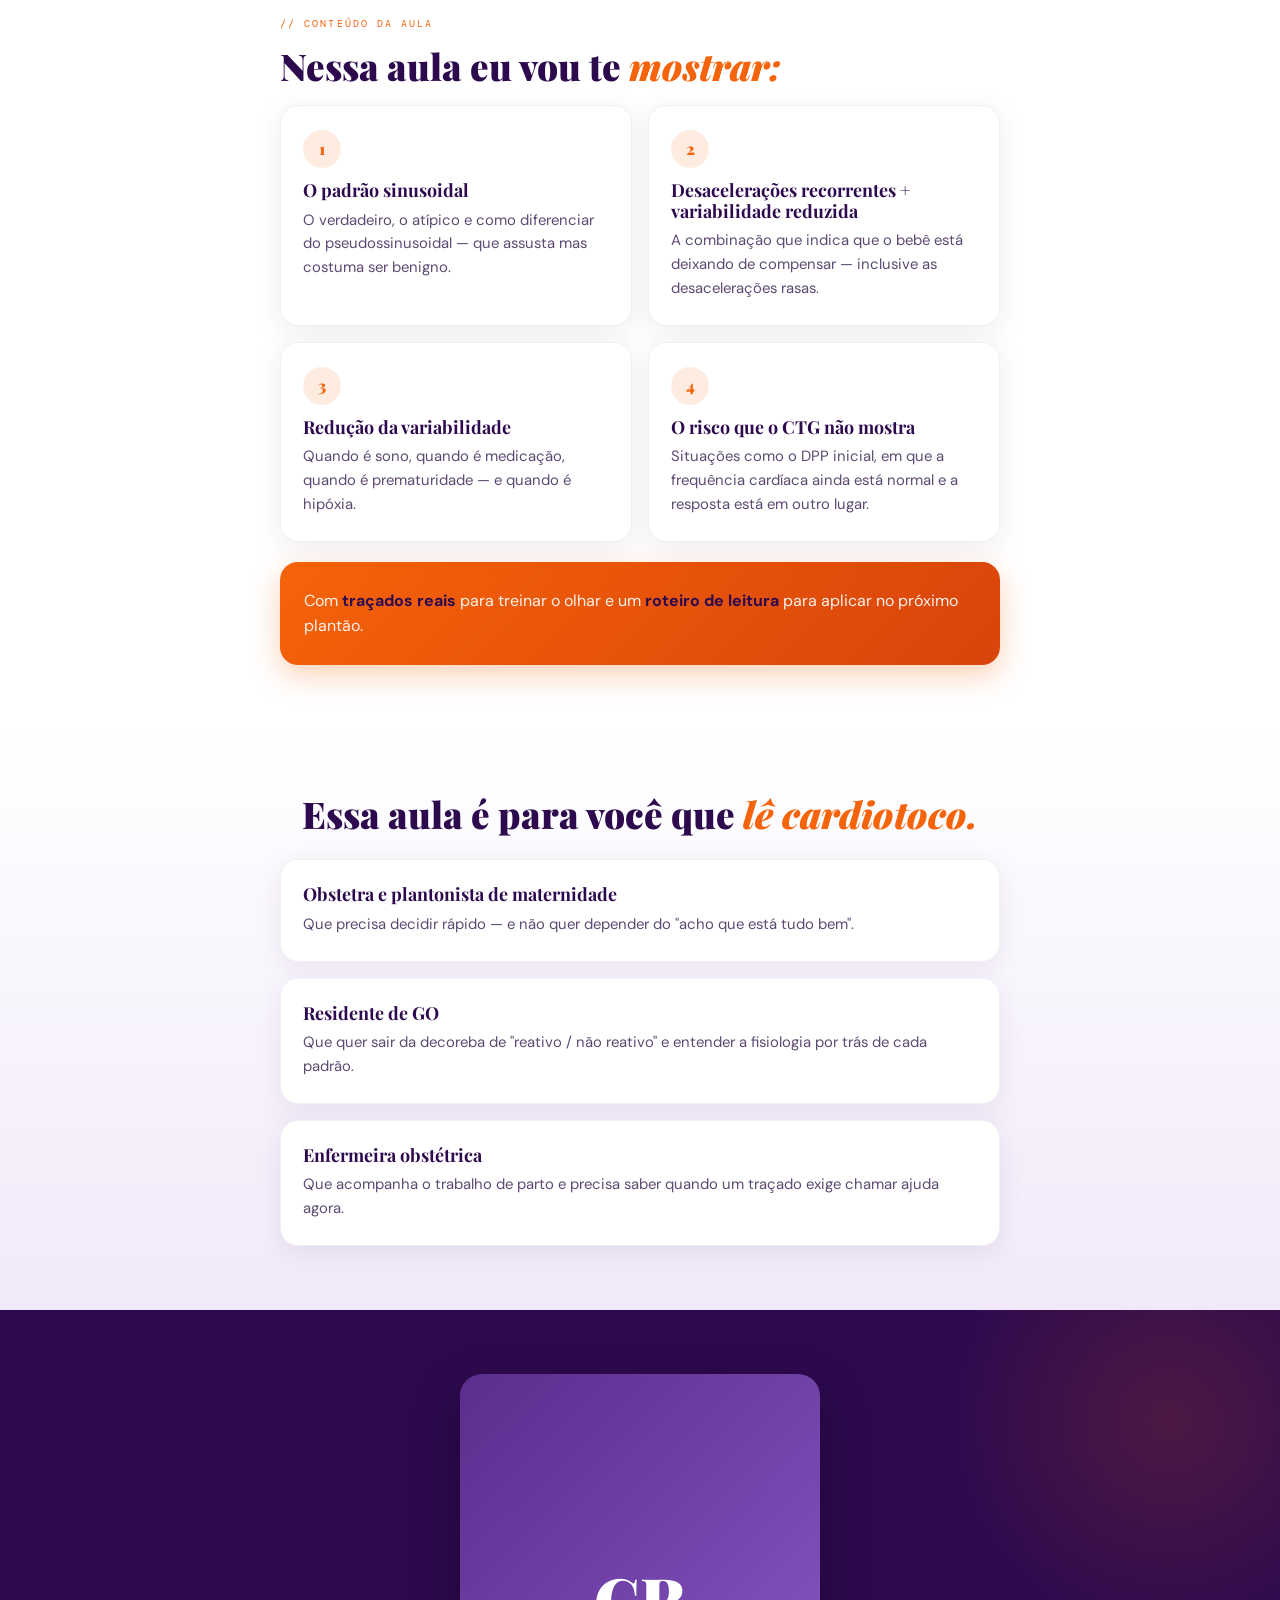
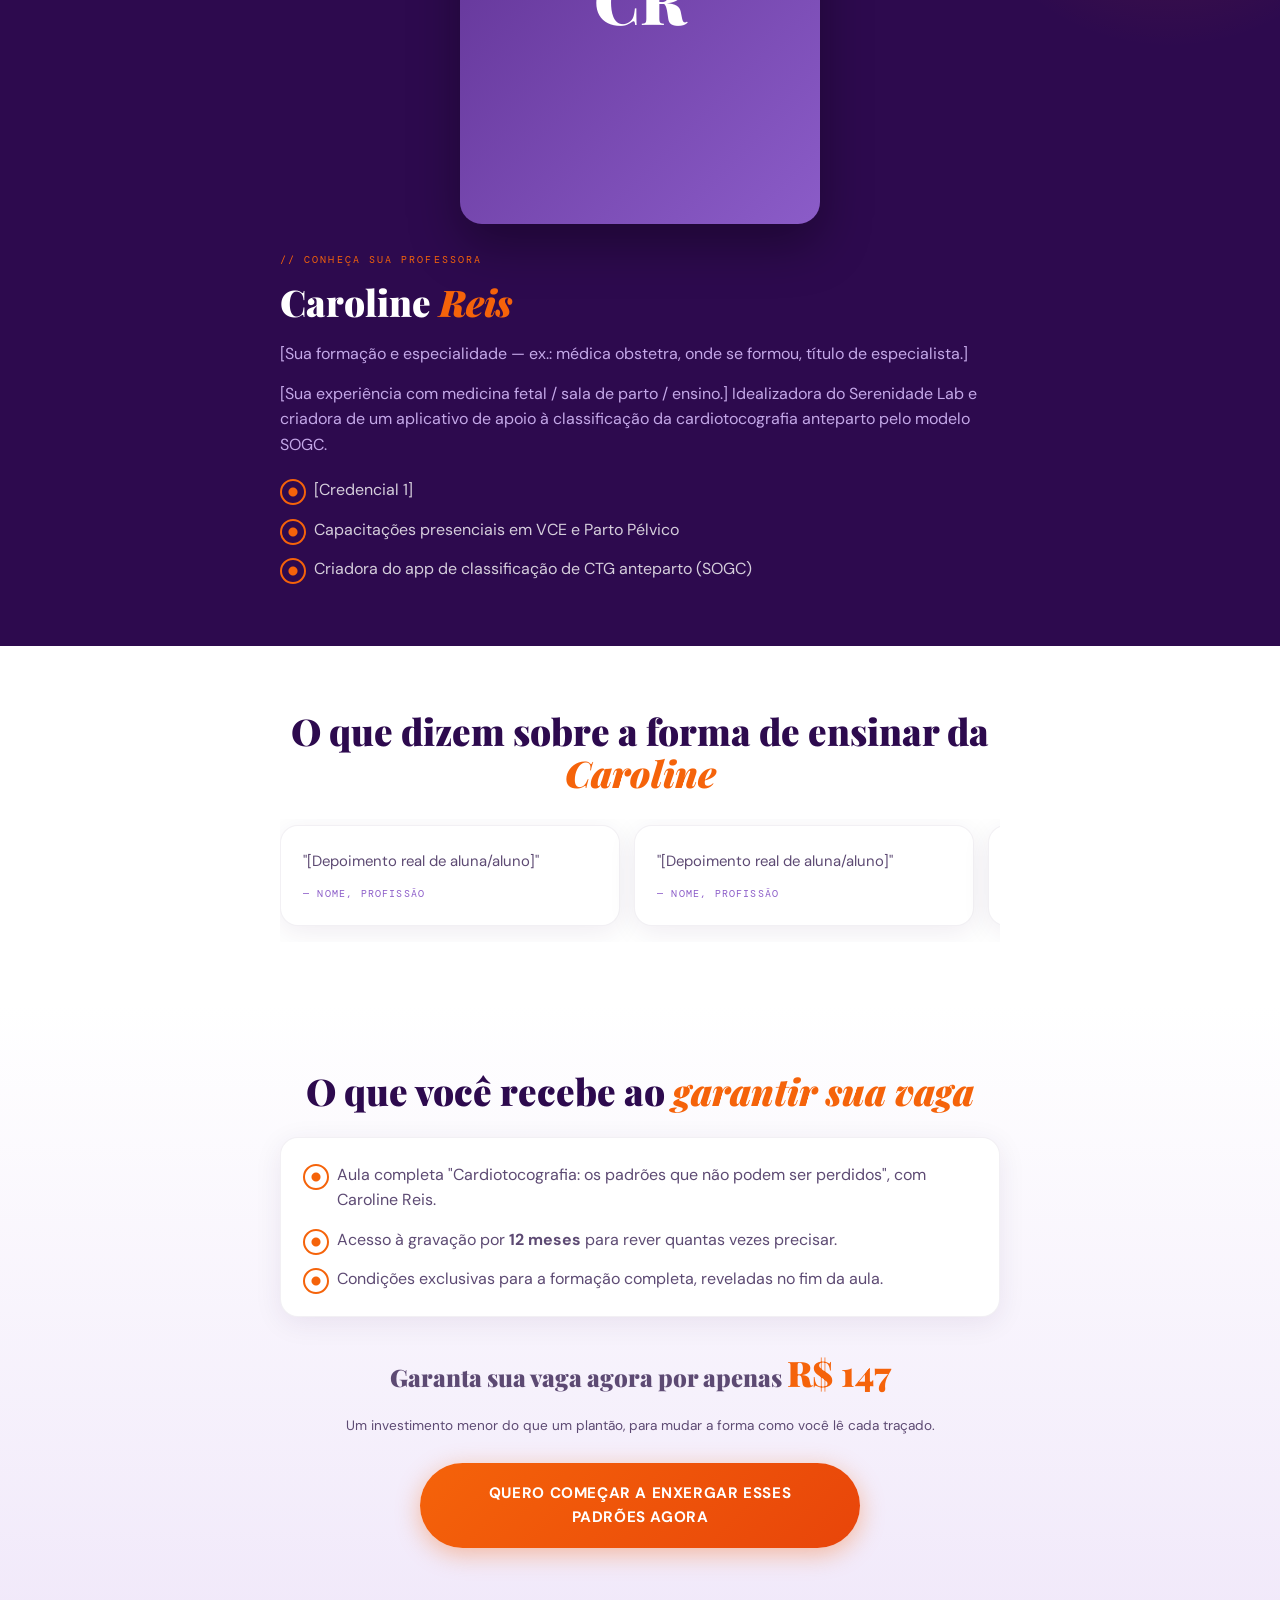
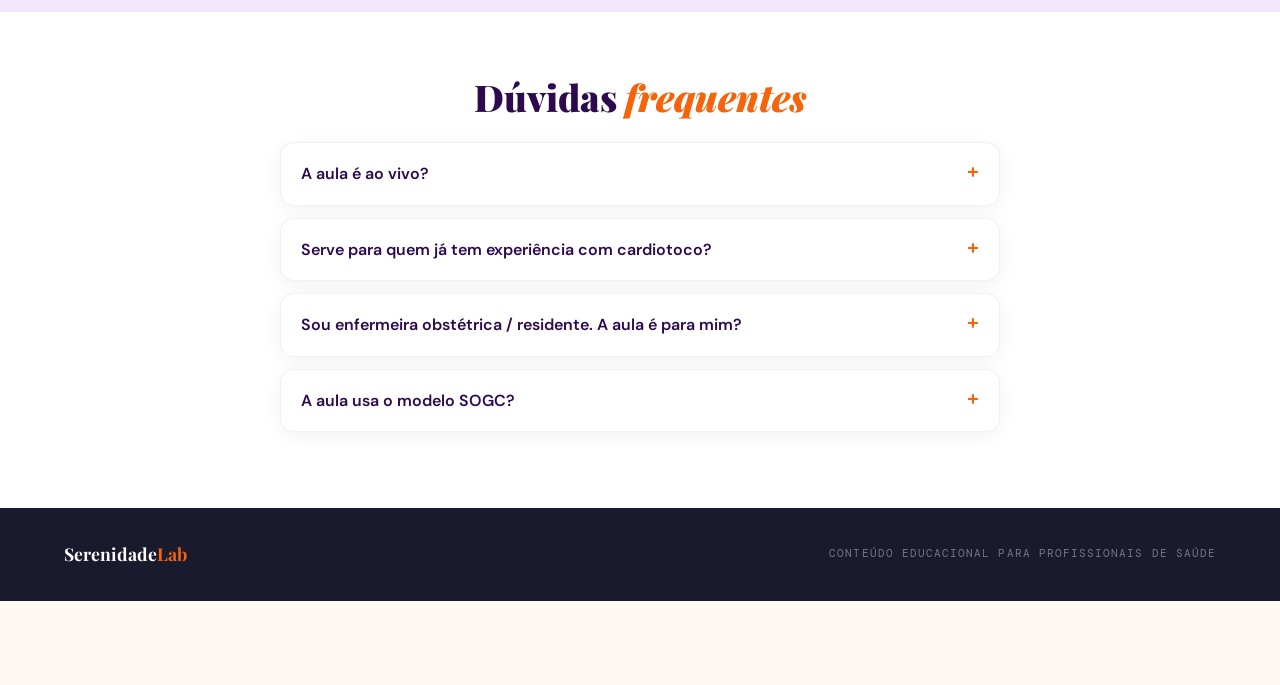
<file: vsl-cardiotocografia/pagina-vsl.html>
<!DOCTYPE html>
<html lang="pt-BR">
<head>
<meta charset="UTF-8">
<meta name="viewport" content="width=device-width, initial-scale=1.0">
<title>Cardiotoco: padrões que não podem ser perdidos — Serenidade Lab</title>
<meta name="description" content="Aula com Caroline Reis: sinusoidal × pseudossinusoidal, desacelerações recorrentes com variabilidade reduzida e os riscos que o CTG ainda não mostrou.">
<link rel="preconnect" href="https://fonts.googleapis.com">
<link href="https://fonts.googleapis.com/css2?family=Playfair+Display:ital,wght@0,700;0,900;1,700&family=DM+Sans:wght@300;400;500;600;700&family=DM+Mono:wght@400;500&display=swap" rel="stylesheet">
<link rel="stylesheet" href="serenidade.css">
<style>
  /* ── HERO ── */
  .hero { padding: 48px 0 56px; text-align: center; }
  .hero h1 {
    font-size: clamp(1.7rem, 5.5vw, 2.7rem);
    font-weight: 900;
    color: white;
    margin-bottom: 16px;
  }
  .hero-sub { color: var(--roxo-suave); font-weight: 300; max-width: 560px; margin: 0 auto 28px; }

  .video {
    position: relative;
    width: 100%;
    max-width: 380px;           /* VSL vertical 9:16 */
    aspect-ratio: 9 / 16;
    margin: 0 auto 28px;
    border-radius: 20px;
    overflow: hidden;
    background: #1b0632;
    box-shadow: 0 20px 60px rgba(0,0,0,0.45);
    border: 1px solid rgba(196,168,232,0.2);
  }
  .video iframe, .video video { position: absolute; inset: 0; width: 100%; height: 100%; border: 0; }
  .video-placeholder {
    position: absolute; inset: 0;
    display: flex; flex-direction: column; align-items: center; justify-content: center; gap: 14px;
    color: var(--roxo-suave); font-family: 'DM Mono', monospace; font-size: 0.7rem;
    letter-spacing: 0.14em; text-transform: uppercase; padding: 24px;
  }
  .play {
    width: 72px; height: 72px; border-radius: 50%;
    background: var(--laranja); display: flex; align-items: center; justify-content: center;
    box-shadow: 0 0 0 10px rgba(245,99,10,0.18);
  }

  .hero .btn-nota { color: var(--roxo-suave); }

  /* ── estudo ── */
  .citacao {
    background: white;
    border-radius: 18px;
    padding: 22px 22px 20px;
    box-shadow: 0 6px 28px rgba(45,10,78,0.08);
    margin-bottom: 28px;
    font-family: 'Playfair Display', serif;
    font-size: 1.1rem;
    font-style: italic;
    color: var(--roxo-escuro);
    line-height: 1.4;
  }
  .citacao small {
    display: block; margin-top: 10px;
    font-family: 'DM Mono', monospace; font-style: normal; font-size: 0.62rem;
    letter-spacing: 0.1em; text-transform: uppercase; color: var(--roxo-claro);
  }
  .grande-num {
    font-family: 'Playfair Display', serif;
    font-size: clamp(3rem, 12vw, 4.5rem);
    font-weight: 900;
    color: var(--laranja);
    line-height: 1;
  }

  /* ── parece × pode ser ── */
  .comparacao { display: grid; gap: 12px; margin: 24px 0; }
  .comp-linha {
    display: grid; grid-template-columns: 1fr auto 1fr; gap: 10px; align-items: center;
    background: white; border-radius: 14px; padding: 14px 16px;
    box-shadow: 0 4px 18px rgba(45,10,78,0.06);
  }
  .comp-linha div { font-size: 0.9rem; }
  .comp-parece { color: var(--texto-suave); }
  .comp-real { color: var(--roxo-escuro); font-weight: 600; }
  .comp-seta { color: var(--laranja); font-weight: 700; }
  .comp-cab { font-family: 'DM Mono', monospace; font-size: 0.6rem; letter-spacing: 0.14em; text-transform: uppercase; color: var(--roxo-claro); padding: 0 16px; display: grid; grid-template-columns: 1fr auto 1fr; gap: 10px; }

  /* ── professora ── */
  .prof-foto {
    width: 100%; max-width: 360px; aspect-ratio: 4 / 5; margin: 0 auto 28px;
    border-radius: 22px; overflow: hidden;
    background: linear-gradient(135deg, var(--roxo-medio), var(--roxo-claro));
    display: flex; align-items: center; justify-content: center;
    font-family: 'Playfair Display', serif; font-size: 4rem; font-weight: 900; color: white;
    box-shadow: 0 20px 50px rgba(0,0,0,0.35);
  }
  .prof-foto img { width: 100%; height: 100%; object-fit: cover; }

  /* ── depoimentos ── */
  .depo-trilho { display: flex; gap: 14px; overflow-x: auto; scroll-snap-type: x mandatory; padding: 6px 2px 16px; }
  .depo-trilho .card { flex: 0 0 85%; max-width: 340px; scroll-snap-align: start; }
  .depo-autor { margin-top: 12px; font-family: 'DM Mono', monospace; font-size: 0.62rem; letter-spacing: 0.12em; text-transform: uppercase; color: var(--roxo-claro); }

  /* ── oferta ── */
  .oferta { text-align: center; }
  .preco { font-family: 'Playfair Display', serif; font-weight: 900; font-size: 1.5rem; color: var(--roxo-escuro); margin: 28px 0 6px; }
  .preco span { color: var(--laranja); font-size: 2.2rem; font-style: normal; }

  /* ── FAQ ── */
  details {
    background: white; border-radius: 14px; margin-bottom: 12px;
    box-shadow: 0 4px 18px rgba(45,10,78,0.06); border: 1px solid rgba(45,10,78,0.06);
  }
  summary {
    cursor: pointer; list-style: none; padding: 18px 20px; font-weight: 600; color: var(--roxo-escuro);
    display: flex; justify-content: space-between; gap: 12px;
  }
  summary::-webkit-details-marker { display: none; }
  summary::after { content: '+'; color: var(--laranja); font-size: 1.3rem; line-height: 1; }
  details[open] summary::after { content: '–'; }
  details p { padding: 0 20px 18px; margin: 0; color: var(--texto-suave); font-size: 0.93rem; }

  /* ── CTA fixo ── */
  .cta-fixo {
    position: fixed; left: 0; right: 0; bottom: 0; z-index: 50;
    padding: 12px 16px calc(12px + env(safe-area-inset-bottom));
    background: rgba(253,248,242,0.94); backdrop-filter: blur(8px);
    border-top: 1px solid rgba(45,10,78,0.08);
    display: flex; justify-content: center;
    transform: translateY(110%); transition: transform 0.3s;
  }
  .cta-fixo.visivel { transform: translateY(0); }
  .cta-fixo .btn { padding: 14px 24px; font-size: 0.85rem; }
  body { padding-bottom: 84px; }
</style>
</head>
<body>

<!-- ══ FAIXA ══ -->
<div class="ticker" aria-hidden="true">
  <div class="ticker-track">
    <span>⚠ Sinusoidal × pseudossinusoidal</span><span>Desacelerações + variabilidade reduzida</span><span>CTG normal não descarta DPP inicial</span><span>Aula com Caroline Reis</span>
    <span>⚠ Sinusoidal × pseudossinusoidal</span><span>Desacelerações + variabilidade reduzida</span><span>CTG normal não descarta DPP inicial</span><span>Aula com Caroline Reis</span>
  </div>
</div>

<!-- ══ HERO + VSL ══ -->
<section class="escura hero">
  <div class="wrap">
    <span class="badge">Serenidade Lab · Aula de Cardiotocografia</span>
    <h1>Se a sua leitura de cardiotoco ainda é "reativo ou não reativo", você pode estar deixando passar <span>o traçado que mais importa.</span></h1>
    <p class="hero-sub">Assista ao vídeo abaixo e entenda por que os padrões mais graves do CTG costumam ser lidos como "tranquilos" — e como treinar o seu olhar para não deixá-los passar.</p>

    <div class="video" id="video"></div>

    <a href="captura.html" class="btn">Quero aprender a reconhecer os padrões graves</a>
    <p class="btn-nota">Aula online · acesso imediato</p>
  </div>
</section>

<!-- ══ O ESTUDO ══ -->
<section class="secao branca">
  <div class="wrap">
    <div class="citacao">
      "Olhar não é o mesmo que enxergar."
      <small>// A ideia central desta aula</small>
    </div>
    <span class="eyebrow">// O estudo do gorila</span>
    <h2>Em 2013, pesquisadores esconderam um <span>gorila</span> dentro de uma tomografia.</h2>
    <p>Radiologistas experientes foram convidados a procurar nódulos pulmonares — uma tarefa que fazem todos os dias. Em uma das imagens havia um gorila muitas vezes maior que os nódulos.</p>
    <div class="grande-num">20 de 24</div>
    <p><strong>não viram o gorila.</strong> E o rastreamento ocular mostrou que muitos deles olharam exatamente para o local onde ele estava.</p>
    <p>O problema não era o equipamento, nem a experiência, nem a inteligência. <strong>Era o padrão de busca.</strong> O que o cérebro não está treinado para procurar, ele apaga.</p>
  </div>
</section>

<!-- ══ O PONTO CEGO NO CTG ══ -->
<section class="secao lilas">
  <div class="wrap">
    <span class="eyebrow">// O ponto cego do plantão</span>
    <h2>No CTG, o grave nem sempre <span>parece grave.</span></h2>
    <p>Bradicardia de 70 bpm todo mundo vê. O que muda desfecho, muitas vezes, é o que é <strong>pequeno, silencioso ou parecido com o normal</strong>.</p>

    <div class="comparacao">
      <div class="comp-cab"><span>O que parece</span><span></span><span>O que pode ser</span></div>
      <div class="comp-linha">
        <div class="comp-parece">"Ondulação bonita, com variabilidade"</div><div class="comp-seta">→</div>
        <div class="comp-real">Padrão sinusoidal: anemia fetal grave</div>
      </div>
      <div class="comp-linha">
        <div class="comp-parece">"Desacelerações pequenas, de 10 bpm"</div><div class="comp-seta">→</div>
        <div class="comp-real">Tardias rasas e recorrentes com variabilidade caindo</div>
      </div>
      <div class="comp-linha">
        <div class="comp-parece">"Bebê dormindo, traçado liso"</div><div class="comp-seta">→</div>
        <div class="comp-real">Variabilidade reduzida persistente</div>
      </div>
      <div class="comp-linha">
        <div class="comp-parece">"CTG normal, pode aguardar"</div><div class="comp-seta">→</div>
        <div class="comp-real">DPP inicial: a pista está na clínica e na contração</div>
      </div>
    </div>

    <p>Enxergar o "gorila grande" é fácil. <strong>Enxergar o pequeno exige treinamento.</strong></p>
  </div>
</section>

<!-- ══ O OLHAR MUDOU ══ -->
<section class="secao escura">
  <div class="wrap centro">
    <span class="badge">A área evoluiu</span>
    <h2>O olhar para a cardiotoco <span>mudou.</span></h2>
    <p>As classificações foram revistas (FIGO, ACOG, SOGC). Não basta mais perguntar "é reativo?". É preciso ler linha de base, variabilidade, desacelerações, contexto clínico — e <strong>como o traçado evolui no tempo</strong>.</p>
    <div class="destaque-laranja" style="text-align:left;margin-top:28px;">
      <p>Se você aprendeu CTG há alguns anos e não se atualizou, é possível que tenha <strong>lacunas reais</strong> na sua leitura. <strong>Isso não é incompetência</strong> — é que quase ninguém atualizou o padrão de busca de quem está na linha de frente.</p>
    </div>
  </div>
</section>

<!-- ══ O QUE VOCÊ VAI APRENDER ══ -->
<section class="secao branca">
  <div class="wrap">
    <span class="eyebrow">// Conteúdo da aula</span>
    <h2>Nessa aula eu vou te <span>mostrar:</span></h2>
    <div class="grid grid-2">
      <div class="card"><div class="num">1</div><h3>O padrão sinusoidal</h3><p>O verdadeiro, o atípico e como diferenciar do pseudossinusoidal — que assusta mas costuma ser benigno.</p></div>
      <div class="card"><div class="num">2</div><h3>Desacelerações recorrentes + variabilidade reduzida</h3><p>A combinação que indica que o bebê está deixando de compensar — inclusive as desacelerações rasas.</p></div>
      <div class="card"><div class="num">3</div><h3>Redução da variabilidade</h3><p>Quando é sono, quando é medicação, quando é prematuridade — e quando é hipóxia.</p></div>
      <div class="card"><div class="num">4</div><h3>O risco que o CTG não mostra</h3><p>Situações como o DPP inicial, em que a frequência cardíaca ainda está normal e a resposta está em outro lugar.</p></div>
    </div>
    <div class="destaque-laranja" style="margin-top:20px;">
      <p>Com <strong>traçados reais</strong> para treinar o olhar e um <strong>roteiro de leitura</strong> para aplicar no próximo plantão.</p>
    </div>
  </div>
</section>

<!-- ══ PARA QUEM É ══ -->
<section class="secao lilas">
  <div class="wrap">
    <h2 class="centro">Essa aula é para você que <span>lê cardiotoco.</span></h2>
    <div class="grid" style="margin-top:24px;">
      <div class="card"><h3>Obstetra e plantonista de maternidade</h3><p>Que precisa decidir rápido — e não quer depender do "acho que está tudo bem".</p></div>
      <div class="card"><h3>Residente de GO</h3><p>Que quer sair da decoreba de "reativo / não reativo" e entender a fisiologia por trás de cada padrão.</p></div>
      <div class="card"><h3>Enfermeira obstétrica</h3><p>Que acompanha o trabalho de parto e precisa saber quando um traçado exige chamar ajuda agora.</p></div>
    </div>
  </div>
</section>

<!-- ══ PROFESSORA ══ -->
<section class="secao escura">
  <div class="wrap">
    <div class="prof-foto" id="prof-foto">CR</div>
    <span class="eyebrow">// Conheça sua professora</span>
    <h2>Caroline <span>Reis</span></h2>
    <!-- EDITAR: substitua pelo seu minicurrículo real -->
    <p>[Sua formação e especialidade — ex.: médica obstetra, onde se formou, título de especialista.]</p>
    <p>[Sua experiência com medicina fetal / sala de parto / ensino.] Idealizadora do Serenidade Lab e criadora de um aplicativo de apoio à classificação da cardiotocografia anteparto pelo modelo SOGC.</p>
    <ul class="check-list" style="margin-top:20px;">
      <li>[Credencial 1]</li>
      <li>Capacitações presenciais em VCE e Parto Pélvico</li>
      <li>Criadora do app de classificação de CTG anteparto (SOGC)</li>
    </ul>
  </div>
</section>

<!-- ══ DEPOIMENTOS ══ -->
<section class="secao branca">
  <div class="wrap">
    <h2 class="centro">O que dizem sobre a forma de ensinar da <span>Caroline</span></h2>
    <!-- EDITAR: troque por depoimentos reais (texto ou prints) -->
    <div class="depo-trilho" style="margin-top:24px;">
      <div class="card"><p>"[Depoimento real de aluna/aluno]"</p><div class="depo-autor">— Nome, profissão</div></div>
      <div class="card"><p>"[Depoimento real de aluna/aluno]"</p><div class="depo-autor">— Nome, profissão</div></div>
      <div class="card"><p>"[Depoimento real de aluna/aluno]"</p><div class="depo-autor">— Nome, profissão</div></div>
    </div>
  </div>
</section>

<!-- ══ OFERTA ══ -->
<section class="secao lilas oferta" id="oferta">
  <div class="wrap">
    <h2>O que você recebe ao <span>garantir sua vaga</span></h2>
    <div class="card" style="text-align:left;margin-top:24px;">
      <ul class="check-list">
        <li>Aula completa "Cardiotocografia: os padrões que não podem ser perdidos", com Caroline Reis.</li>
        <li>Acesso à gravação por <strong data-config="acesso"></strong> para rever quantas vezes precisar.</li>
        <li>Condições exclusivas para a formação completa, reveladas no fim da aula.</li>
      </ul>
    </div>
    <p class="preco">Garanta sua vaga agora por apenas <span data-config="preco"></span></p>
    <p style="font-size:0.85rem;">Um investimento menor do que um plantão, para mudar a forma como você lê cada traçado.</p>
    <a href="captura.html" class="btn" style="margin-top:12px;">Quero começar a enxergar esses padrões agora</a>
  </div>
</section>

<!-- ══ FAQ ══ -->
<section class="secao branca">
  <div class="wrap">
    <h2 class="centro" style="margin-bottom:24px;">Dúvidas <span>frequentes</span></h2>
    <details><summary>A aula é ao vivo?</summary><p>Não. A aula é gravada e você recebe acesso logo após a confirmação do pagamento.</p></details>
    <details><summary>Serve para quem já tem experiência com cardiotoco?</summary><p>Sim. O foco não é o básico: são os padrões graves que passam despercebidos mesmo por quem lê CTG todos os dias, e como eles se encaixam nas classificações atuais.</p></details>
    <details><summary>Sou enfermeira obstétrica / residente. A aula é para mim?</summary><p>Sim. A aula foi pensada para quem lê traçados na assistência, em qualquer etapa da formação.</p></details>
    <details><summary>A aula usa o modelo SOGC?</summary><p>A aula mostra os padrões graves à luz das principais classificações (FIGO, ACOG e SOGC). A aplicação detalhada do modelo SOGC no CTG anteparto é tema da formação completa.</p></details>
  </div>
</section>

<footer>
  <div class="footer-logo">Serenidade<span>Lab</span></div>
  <span class="footer-txt">Conteúdo educacional para profissionais de saúde</span>
</footer>

<div class="cta-fixo" id="cta-fixo"><a href="captura.html" class="btn">Garantir minha vaga</a></div>

<script>
  // ══════════════════════════════════════════════════════
  // CONFIGURAÇÃO — edite aqui
  // ══════════════════════════════════════════════════════
  const CONFIG = {
    // Link de incorporação do vídeo (YouTube "embed", Vimeo "player", Panda etc.).
    // Deixe vazio para mostrar o espaço reservado.
    videoEmbedUrl: '',
    fotoProfessora: '',            // ex.: 'foto-caroline.jpg' (mesma pasta)
    preco: 'R$ 147',
    acesso: '12 meses',            // EDITAR: prazo de acesso à gravação
  };
  // ══════════════════════════════════════════════════════

  const video = document.getElementById('video');
  if (CONFIG.videoEmbedUrl) {
    const f = document.createElement('iframe');
    f.src = CONFIG.videoEmbedUrl;
    f.allow = 'autoplay; fullscreen; picture-in-picture';
    f.allowFullscreen = true;
    f.title = 'Vídeo da aula';
    video.appendChild(f);
  } else {
    video.innerHTML = '<div class="video-placeholder"><div class="play"><svg width="26" height="26" viewBox="0 0 24 24" fill="white"><path d="M8 5v14l11-7z"/></svg></div>Espaço do vídeo (VSL)<br>defina CONFIG.videoEmbedUrl</div>';
  }

  if (CONFIG.fotoProfessora) {
    document.getElementById('prof-foto').innerHTML = '<img src="' + CONFIG.fotoProfessora + '" alt="Caroline Reis">';
  }

  document.querySelectorAll('[data-config]').forEach(el => { el.textContent = CONFIG[el.dataset.config]; });

  // CTA fixo aparece depois que o hero sai da tela
  const cta = document.getElementById('cta-fixo');
  const hero = document.querySelector('.hero');
  new IntersectionObserver(([e]) => cta.classList.toggle('visivel', !e.isIntersecting)).observe(hero);
</script>
</body>
</html>
</file>
<file: carrossel-criatividade/fontes.css>
/* latin-ext */
@font-face {
  font-family: 'DM Mono';
  font-style: normal;
  font-weight: 400;
  font-display: swap;
  src: url(fontes/aFTU7PB1QTsUX8KYthSQBLyM.woff2) format('woff2');
  unicode-range: U+0100-02BA, U+02BD-02C5, U+02C7-02CC, U+02CE-02D7, U+02DD-02FF, U+0304, U+0308, U+0329, U+1D00-1DBF, U+1E00-1E9F, U+1EF2-1EFF, U+2020, U+20A0-20AB, U+20AD-20C0, U+2113, U+2C60-2C7F, U+A720-A7FF;
}
/* latin */
@font-face {
  font-family: 'DM Mono';
  font-style: normal;
  font-weight: 400;
  font-display: swap;
  src: url(fontes/aFTU7PB1QTsUX8KYthqQBA.woff2) format('woff2');
  unicode-range: U+0000-00FF, U+0131, U+0152-0153, U+02BB-02BC, U+02C6, U+02DA, U+02DC, U+0304, U+0308, U+0329, U+2000-206F, U+20AC, U+2122, U+2191, U+2193, U+2212, U+2215, U+FEFF, U+FFFD;
}
/* latin-ext */
@font-face {
  font-family: 'DM Mono';
  font-style: normal;
  font-weight: 500;
  font-display: swap;
  src: url(fontes/aFTR7PB1QTsUX8KYvumzEY2tbZX9.woff2) format('woff2');
  unicode-range: U+0100-02BA, U+02BD-02C5, U+02C7-02CC, U+02CE-02D7, U+02DD-02FF, U+0304, U+0308, U+0329, U+1D00-1DBF, U+1E00-1E9F, U+1EF2-1EFF, U+2020, U+20A0-20AB, U+20AD-20C0, U+2113, U+2C60-2C7F, U+A720-A7FF;
}
/* latin */
@font-face {
  font-family: 'DM Mono';
  font-style: normal;
  font-weight: 500;
  font-display: swap;
  src: url(fontes/aFTR7PB1QTsUX8KYvumzEYOtbQ.woff2) format('woff2');
  unicode-range: U+0000-00FF, U+0131, U+0152-0153, U+02BB-02BC, U+02C6, U+02DA, U+02DC, U+0304, U+0308, U+0329, U+2000-206F, U+20AC, U+2122, U+2191, U+2193, U+2212, U+2215, U+FEFF, U+FFFD;
}
/* latin-ext */
@font-face {
  font-family: 'DM Sans';
  font-style: italic;
  font-weight: 400;
  font-display: swap;
  src: url(fontes/rP2rp2ywxg089UriCZaSExd86J3t9jz86Mvy4qCRAL19DksVat-JDV36TGc5pg.woff2) format('woff2');
  unicode-range: U+0100-02BA, U+02BD-02C5, U+02C7-02CC, U+02CE-02D7, U+02DD-02FF, U+0304, U+0308, U+0329, U+1D00-1DBF, U+1E00-1E9F, U+1EF2-1EFF, U+2020, U+20A0-20AB, U+20AD-20C0, U+2113, U+2C60-2C7F, U+A720-A7FF;
}
/* latin */
@font-face {
  font-family: 'DM Sans';
  font-style: italic;
  font-weight: 400;
  font-display: swap;
  src: url(fontes/rP2rp2ywxg089UriCZaSExd86J3t9jz86Mvy4qCRAL19DksVat-JDV30TGc.woff2) format('woff2');
  unicode-range: U+0000-00FF, U+0131, U+0152-0153, U+02BB-02BC, U+02C6, U+02DA, U+02DC, U+0304, U+0308, U+0329, U+2000-206F, U+20AC, U+2122, U+2191, U+2193, U+2212, U+2215, U+FEFF, U+FFFD;
}
/* latin-ext */
@font-face {
  font-family: 'DM Sans';
  font-style: normal;
  font-weight: 400;
  font-display: swap;
  src: url(fontes/rP2Yp2ywxg089UriI5-g4vlH9VoD8Cmcqbu6-K6h9Q.woff2) format('woff2');
  unicode-range: U+0100-02BA, U+02BD-02C5, U+02C7-02CC, U+02CE-02D7, U+02DD-02FF, U+0304, U+0308, U+0329, U+1D00-1DBF, U+1E00-1E9F, U+1EF2-1EFF, U+2020, U+20A0-20AB, U+20AD-20C0, U+2113, U+2C60-2C7F, U+A720-A7FF;
}
/* latin */
@font-face {
  font-family: 'DM Sans';
  font-style: normal;
  font-weight: 400;
  font-display: swap;
  src: url(fontes/rP2Yp2ywxg089UriI5-g4vlH9VoD8Cmcqbu0-K4.woff2) format('woff2');
  unicode-range: U+0000-00FF, U+0131, U+0152-0153, U+02BB-02BC, U+02C6, U+02DA, U+02DC, U+0304, U+0308, U+0329, U+2000-206F, U+20AC, U+2122, U+2191, U+2193, U+2212, U+2215, U+FEFF, U+FFFD;
}
/* latin-ext */
@font-face {
  font-family: 'DM Sans';
  font-style: normal;
  font-weight: 500;
  font-display: swap;
  src: url(fontes/rP2Yp2ywxg089UriI5-g4vlH9VoD8Cmcqbu6-K6h9Q.woff2) format('woff2');
  unicode-range: U+0100-02BA, U+02BD-02C5, U+02C7-02CC, U+02CE-02D7, U+02DD-02FF, U+0304, U+0308, U+0329, U+1D00-1DBF, U+1E00-1E9F, U+1EF2-1EFF, U+2020, U+20A0-20AB, U+20AD-20C0, U+2113, U+2C60-2C7F, U+A720-A7FF;
}
/* latin */
@font-face {
  font-family: 'DM Sans';
  font-style: normal;
  font-weight: 500;
  font-display: swap;
  src: url(fontes/rP2Yp2ywxg089UriI5-g4vlH9VoD8Cmcqbu0-K4.woff2) format('woff2');
  unicode-range: U+0000-00FF, U+0131, U+0152-0153, U+02BB-02BC, U+02C6, U+02DA, U+02DC, U+0304, U+0308, U+0329, U+2000-206F, U+20AC, U+2122, U+2191, U+2193, U+2212, U+2215, U+FEFF, U+FFFD;
}
/* latin-ext */
@font-face {
  font-family: 'DM Sans';
  font-style: normal;
  font-weight: 700;
  font-display: swap;
  src: url(fontes/rP2Yp2ywxg089UriI5-g4vlH9VoD8Cmcqbu6-K6h9Q.woff2) format('woff2');
  unicode-range: U+0100-02BA, U+02BD-02C5, U+02C7-02CC, U+02CE-02D7, U+02DD-02FF, U+0304, U+0308, U+0329, U+1D00-1DBF, U+1E00-1E9F, U+1EF2-1EFF, U+2020, U+20A0-20AB, U+20AD-20C0, U+2113, U+2C60-2C7F, U+A720-A7FF;
}
/* latin */
@font-face {
  font-family: 'DM Sans';
  font-style: normal;
  font-weight: 700;
  font-display: swap;
  src: url(fontes/rP2Yp2ywxg089UriI5-g4vlH9VoD8Cmcqbu0-K4.woff2) format('woff2');
  unicode-range: U+0000-00FF, U+0131, U+0152-0153, U+02BB-02BC, U+02C6, U+02DA, U+02DC, U+0304, U+0308, U+0329, U+2000-206F, U+20AC, U+2122, U+2191, U+2193, U+2212, U+2215, U+FEFF, U+FFFD;
}
/* cyrillic */
@font-face {
  font-family: 'Playfair Display';
  font-style: italic;
  font-weight: 400;
  font-display: swap;
  src: url(fontes/nuFRD-vYSZviVYUb_rj3ij__anPXDTnCjmHKM4nYO7KN_qiTXtXA-W2r.woff2) format('woff2');
  unicode-range: U+0301, U+0400-045F, U+0490-0491, U+04B0-04B1, U+2116;
}
/* vietnamese */
@font-face {
  font-family: 'Playfair Display';
  font-style: italic;
  font-weight: 400;
  font-display: swap;
  src: url(fontes/nuFRD-vYSZviVYUb_rj3ij__anPXDTnCjmHKM4nYO7KN_qiTXt7A-W2r.woff2) format('woff2');
  unicode-range: U+0102-0103, U+0110-0111, U+0128-0129, U+0168-0169, U+01A0-01A1, U+01AF-01B0, U+0300-0301, U+0303-0304, U+0308-0309, U+0323, U+0329, U+1EA0-1EF9, U+20AB;
}
/* latin-ext */
@font-face {
  font-family: 'Playfair Display';
  font-style: italic;
  font-weight: 400;
  font-display: swap;
  src: url(fontes/nuFRD-vYSZviVYUb_rj3ij__anPXDTnCjmHKM4nYO7KN_qiTXt_A-W2r.woff2) format('woff2');
  unicode-range: U+0100-02BA, U+02BD-02C5, U+02C7-02CC, U+02CE-02D7, U+02DD-02FF, U+0304, U+0308, U+0329, U+1D00-1DBF, U+1E00-1E9F, U+1EF2-1EFF, U+2020, U+20A0-20AB, U+20AD-20C0, U+2113, U+2C60-2C7F, U+A720-A7FF;
}
/* latin */
@font-face {
  font-family: 'Playfair Display';
  font-style: italic;
  font-weight: 400;
  font-display: swap;
  src: url(fontes/nuFRD-vYSZviVYUb_rj3ij__anPXDTnCjmHKM4nYO7KN_qiTXtHA-Q.woff2) format('woff2');
  unicode-range: U+0000-00FF, U+0131, U+0152-0153, U+02BB-02BC, U+02C6, U+02DA, U+02DC, U+0304, U+0308, U+0329, U+2000-206F, U+20AC, U+2122, U+2191, U+2193, U+2212, U+2215, U+FEFF, U+FFFD;
}
/* cyrillic */
@font-face {
  font-family: 'Playfair Display';
  font-style: normal;
  font-weight: 400;
  font-display: swap;
  src: url(fontes/nuFiD-vYSZviVYUb_rj3ij__anPXDTjYgFE_.woff2) format('woff2');
  unicode-range: U+0301, U+0400-045F, U+0490-0491, U+04B0-04B1, U+2116;
}
/* vietnamese */
@font-face {
  font-family: 'Playfair Display';
  font-style: normal;
  font-weight: 400;
  font-display: swap;
  src: url(fontes/nuFiD-vYSZviVYUb_rj3ij__anPXDTPYgFE_.woff2) format('woff2');
  unicode-range: U+0102-0103, U+0110-0111, U+0128-0129, U+0168-0169, U+01A0-01A1, U+01AF-01B0, U+0300-0301, U+0303-0304, U+0308-0309, U+0323, U+0329, U+1EA0-1EF9, U+20AB;
}
/* latin-ext */
@font-face {
  font-family: 'Playfair Display';
  font-style: normal;
  font-weight: 400;
  font-display: swap;
  src: url(fontes/nuFiD-vYSZviVYUb_rj3ij__anPXDTLYgFE_.woff2) format('woff2');
  unicode-range: U+0100-02BA, U+02BD-02C5, U+02C7-02CC, U+02CE-02D7, U+02DD-02FF, U+0304, U+0308, U+0329, U+1D00-1DBF, U+1E00-1E9F, U+1EF2-1EFF, U+2020, U+20A0-20AB, U+20AD-20C0, U+2113, U+2C60-2C7F, U+A720-A7FF;
}
/* latin */
@font-face {
  font-family: 'Playfair Display';
  font-style: normal;
  font-weight: 400;
  font-display: swap;
  src: url(fontes/nuFiD-vYSZviVYUb_rj3ij__anPXDTzYgA.woff2) format('woff2');
  unicode-range: U+0000-00FF, U+0131, U+0152-0153, U+02BB-02BC, U+02C6, U+02DA, U+02DC, U+0304, U+0308, U+0329, U+2000-206F, U+20AC, U+2122, U+2191, U+2193, U+2212, U+2215, U+FEFF, U+FFFD;
}
/* cyrillic */
@font-face {
  font-family: 'Playfair Display';
  font-style: normal;
  font-weight: 700;
  font-display: swap;
  src: url(fontes/nuFiD-vYSZviVYUb_rj3ij__anPXDTjYgFE_.woff2) format('woff2');
  unicode-range: U+0301, U+0400-045F, U+0490-0491, U+04B0-04B1, U+2116;
}
/* vietnamese */
@font-face {
  font-family: 'Playfair Display';
  font-style: normal;
  font-weight: 700;
  font-display: swap;
  src: url(fontes/nuFiD-vYSZviVYUb_rj3ij__anPXDTPYgFE_.woff2) format('woff2');
  unicode-range: U+0102-0103, U+0110-0111, U+0128-0129, U+0168-0169, U+01A0-01A1, U+01AF-01B0, U+0300-0301, U+0303-0304, U+0308-0309, U+0323, U+0329, U+1EA0-1EF9, U+20AB;
}
/* latin-ext */
@font-face {
  font-family: 'Playfair Display';
  font-style: normal;
  font-weight: 700;
  font-display: swap;
  src: url(fontes/nuFiD-vYSZviVYUb_rj3ij__anPXDTLYgFE_.woff2) format('woff2');
  unicode-range: U+0100-02BA, U+02BD-02C5, U+02C7-02CC, U+02CE-02D7, U+02DD-02FF, U+0304, U+0308, U+0329, U+1D00-1DBF, U+1E00-1E9F, U+1EF2-1EFF, U+2020, U+20A0-20AB, U+20AD-20C0, U+2113, U+2C60-2C7F, U+A720-A7FF;
}
/* latin */
@font-face {
  font-family: 'Playfair Display';
  font-style: normal;
  font-weight: 700;
  font-display: swap;
  src: url(fontes/nuFiD-vYSZviVYUb_rj3ij__anPXDTzYgA.woff2) format('woff2');
  unicode-range: U+0000-00FF, U+0131, U+0152-0153, U+02BB-02BC, U+02C6, U+02DA, U+02DC, U+0304, U+0308, U+0329, U+2000-206F, U+20AC, U+2122, U+2191, U+2193, U+2212, U+2215, U+FEFF, U+FFFD;
}
/* cyrillic */
@font-face {
  font-family: 'Playfair Display';
  font-style: normal;
  font-weight: 900;
  font-display: swap;
  src: url(fontes/nuFiD-vYSZviVYUb_rj3ij__anPXDTjYgFE_.woff2) format('woff2');
  unicode-range: U+0301, U+0400-045F, U+0490-0491, U+04B0-04B1, U+2116;
}
/* vietnamese */
@font-face {
  font-family: 'Playfair Display';
  font-style: normal;
  font-weight: 900;
  font-display: swap;
  src: url(fontes/nuFiD-vYSZviVYUb_rj3ij__anPXDTPYgFE_.woff2) format('woff2');
  unicode-range: U+0102-0103, U+0110-0111, U+0128-0129, U+0168-0169, U+01A0-01A1, U+01AF-01B0, U+0300-0301, U+0303-0304, U+0308-0309, U+0323, U+0329, U+1EA0-1EF9, U+20AB;
}
/* latin-ext */
@font-face {
  font-family: 'Playfair Display';
  font-style: normal;
  font-weight: 900;
  font-display: swap;
  src: url(fontes/nuFiD-vYSZviVYUb_rj3ij__anPXDTLYgFE_.woff2) format('woff2');
  unicode-range: U+0100-02BA, U+02BD-02C5, U+02C7-02CC, U+02CE-02D7, U+02DD-02FF, U+0304, U+0308, U+0329, U+1D00-1DBF, U+1E00-1E9F, U+1EF2-1EFF, U+2020, U+20A0-20AB, U+20AD-20C0, U+2113, U+2C60-2C7F, U+A720-A7FF;
}
/* latin */
@font-face {
  font-family: 'Playfair Display';
  font-style: normal;
  font-weight: 900;
  font-display: swap;
  src: url(fontes/nuFiD-vYSZviVYUb_rj3ij__anPXDTzYgA.woff2) format('woff2');
  unicode-range: U+0000-00FF, U+0131, U+0152-0153, U+02BB-02BC, U+02C6, U+02DA, U+02DC, U+0304, U+0308, U+0329, U+2000-206F, U+20AC, U+2122, U+2191, U+2193, U+2212, U+2215, U+FEFF, U+FFFD;
}
</file>
<file: vsl-cardiotocografia/serenidade.css>
/* ══════════════════════════════════════════════════════
   Serenidade Lab — estilos compartilhados do funil VSL
   (mesma paleta e tipografia de mapa-profissionais.html)
   ══════════════════════════════════════════════════════ */
:root {
  --roxo-escuro: #2D0A4E;
  --roxo-medio: #5B2D8E;
  --roxo-claro: #8B5CC8;
  --roxo-suave: #C4A8E8;
  --laranja: #F5630A;
  --laranja-claro: #FF8C42;
  --creme: #FDF8F2;
  --branco: #FFFFFF;
  --cinza-escuro: #1A1A2E;
  --texto: #2D0A4E;
  --texto-suave: #5d4a73;
}

* { margin: 0; padding: 0; box-sizing: border-box; }
html { scroll-behavior: smooth; }

body {
  font-family: 'DM Sans', sans-serif;
  background: var(--creme);
  color: var(--texto);
  overflow-x: hidden;
  line-height: 1.6;
}

img { max-width: 100%; display: block; }

.wrap { width: 100%; max-width: 760px; margin: 0 auto; padding: 0 20px; }
.wrap-lg { width: 100%; max-width: 1040px; margin: 0 auto; padding: 0 20px; }

/* ── faixa rolante ── */
.ticker {
  background: var(--laranja);
  color: white;
  font-family: 'DM Mono', monospace;
  font-size: 0.68rem;
  letter-spacing: 0.14em;
  text-transform: uppercase;
  white-space: nowrap;
  overflow: hidden;
  padding: 8px 0;
}
.ticker-track { display: inline-block; animation: ticker 28s linear infinite; }
.ticker-track span { margin: 0 28px; }
@keyframes ticker { from { transform: translateX(0); } to { transform: translateX(-50%); } }
@media (prefers-reduced-motion: reduce) { .ticker-track { animation: none; } }

/* ── elementos comuns ── */
.badge {
  display: inline-block;
  font-family: 'DM Mono', monospace;
  font-size: 0.65rem;
  letter-spacing: 0.2em;
  text-transform: uppercase;
  color: var(--laranja-claro);
  border: 1px solid rgba(255,140,66,0.35);
  padding: 5px 14px;
  border-radius: 100px;
  margin-bottom: 20px;
}
.badge.claro { color: var(--laranja); border-color: rgba(245,99,10,0.35); }

.eyebrow {
  font-family: 'DM Mono', monospace;
  font-size: 0.65rem;
  letter-spacing: 0.2em;
  text-transform: uppercase;
  color: var(--laranja);
  display: block;
  margin-bottom: 12px;
}

h1, h2, h3 { font-family: 'Playfair Display', serif; line-height: 1.15; }
h1 span, h2 span, h3 span { color: var(--laranja); font-style: italic; }

.secao { padding: 64px 0; }
.secao h2 { font-size: clamp(1.6rem, 4.5vw, 2.3rem); font-weight: 900; margin-bottom: 18px; }
.secao p { margin-bottom: 14px; color: var(--texto-suave); }
.secao p strong { color: var(--texto); }
.centro { text-align: center; }

.escura {
  background: var(--roxo-escuro);
  color: white;
  position: relative;
  overflow: hidden;
}
.escura::before {
  content: '';
  position: absolute;
  top: -120px; right: -120px;
  width: 460px; height: 460px;
  background: radial-gradient(circle, rgba(245,99,10,0.16) 0%, transparent 70%);
  pointer-events: none;
}
.escura > * { position: relative; }
.escura p { color: var(--roxo-suave); }
.escura p strong { color: white; }
.escura h2 { color: white; }

.lilas { background: linear-gradient(180deg, #FFFFFF 0%, #F1E9FA 100%); }
.branca { background: var(--branco); }

/* ── botão ── */
.btn {
  display: inline-flex;
  align-items: center;
  justify-content: center;
  gap: 10px;
  background: linear-gradient(135deg, var(--laranja), #E8450A);
  color: white;
  font-family: 'DM Sans', sans-serif;
  font-size: 0.95rem;
  font-weight: 700;
  letter-spacing: 0.04em;
  text-transform: uppercase;
  text-align: center;
  text-decoration: none;
  padding: 18px 34px;
  border-radius: 100px;
  border: none;
  cursor: pointer;
  box-shadow: 0 6px 24px rgba(245,99,10,0.38);
  transition: transform 0.2s, box-shadow 0.2s;
  width: 100%;
  max-width: 440px;
}
.btn:hover { transform: translateY(-2px); box-shadow: 0 10px 30px rgba(245,99,10,0.45); }
.btn:focus-visible { outline: 3px solid var(--roxo-suave); outline-offset: 3px; }
.btn-nota {
  font-family: 'DM Mono', monospace;
  font-size: 0.66rem;
  letter-spacing: 0.1em;
  text-transform: uppercase;
  margin-top: 12px;
  opacity: 0.75;
}

/* ── cards ── */
.card {
  background: white;
  border-radius: 18px;
  padding: 24px 22px;
  box-shadow: 0 6px 28px rgba(45,10,78,0.08);
  border: 1px solid rgba(45,10,78,0.06);
}
.card h3 { font-size: 1.12rem; margin-bottom: 8px; color: var(--roxo-escuro); }
.card p { font-size: 0.93rem; margin-bottom: 0; }

.grid { display: grid; gap: 16px; }
@media (min-width: 720px) { .grid-2 { grid-template-columns: 1fr 1fr; } }

.num {
  width: 38px; height: 38px;
  border-radius: 50%;
  background: rgba(245,99,10,0.12);
  color: var(--laranja);
  font-family: 'Playfair Display', serif;
  font-weight: 900;
  display: flex; align-items: center; justify-content: center;
  margin-bottom: 12px;
}

.check-list { list-style: none; display: flex; flex-direction: column; gap: 14px; }
.check-list li { position: relative; padding-left: 34px; color: var(--texto-suave); }
.check-list li::before {
  content: '';
  position: absolute;
  left: 0; top: 2px;
  width: 22px; height: 22px;
  border-radius: 50%;
  border: 2px solid var(--laranja);
  background: radial-gradient(circle, var(--laranja) 0 4px, transparent 5px);
}
.escura .check-list li { color: rgba(255,255,255,0.8); }

.destaque-laranja {
  background: linear-gradient(135deg, var(--laranja), #D8440A);
  color: white;
  border-radius: 18px;
  padding: 26px 24px;
  box-shadow: 0 10px 30px rgba(245,99,10,0.3);
}
.destaque-laranja p { color: rgba(255,255,255,0.92); margin: 0; }
.destaque-laranja strong { color: white; }

/* ── rodapé ── */
footer {
  background: var(--cinza-escuro);
  padding: 32px 5vw;
  display: flex;
  flex-wrap: wrap;
  align-items: center;
  justify-content: space-between;
  gap: 16px;
}
.footer-logo { font-family: 'Playfair Display', serif; font-weight: 700; font-size: 1.1rem; color: white; }
.footer-logo span { color: var(--laranja); }
.footer-txt {
  font-family: 'DM Mono', monospace;
  font-size: 0.66rem;
  letter-spacing: 0.1em;
  text-transform: uppercase;
  color: rgba(255,255,255,0.4);
}
</file>
